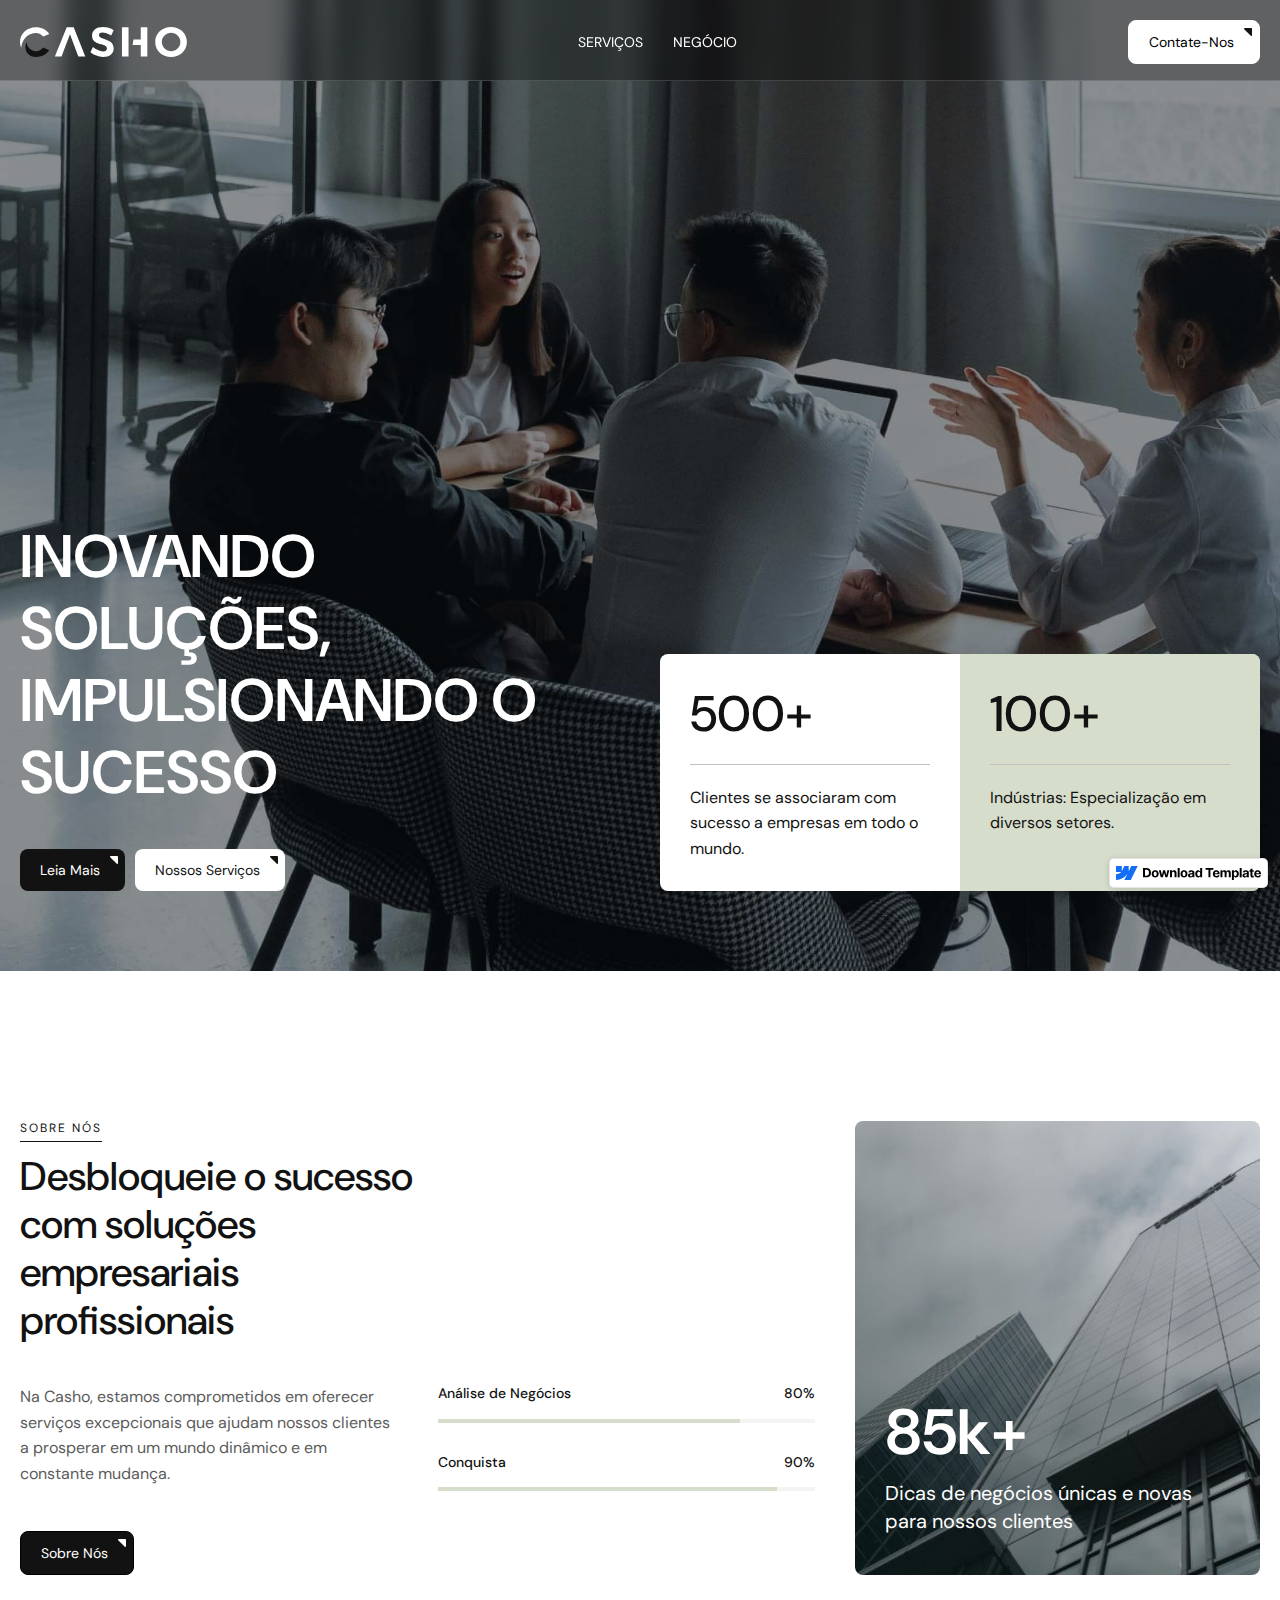
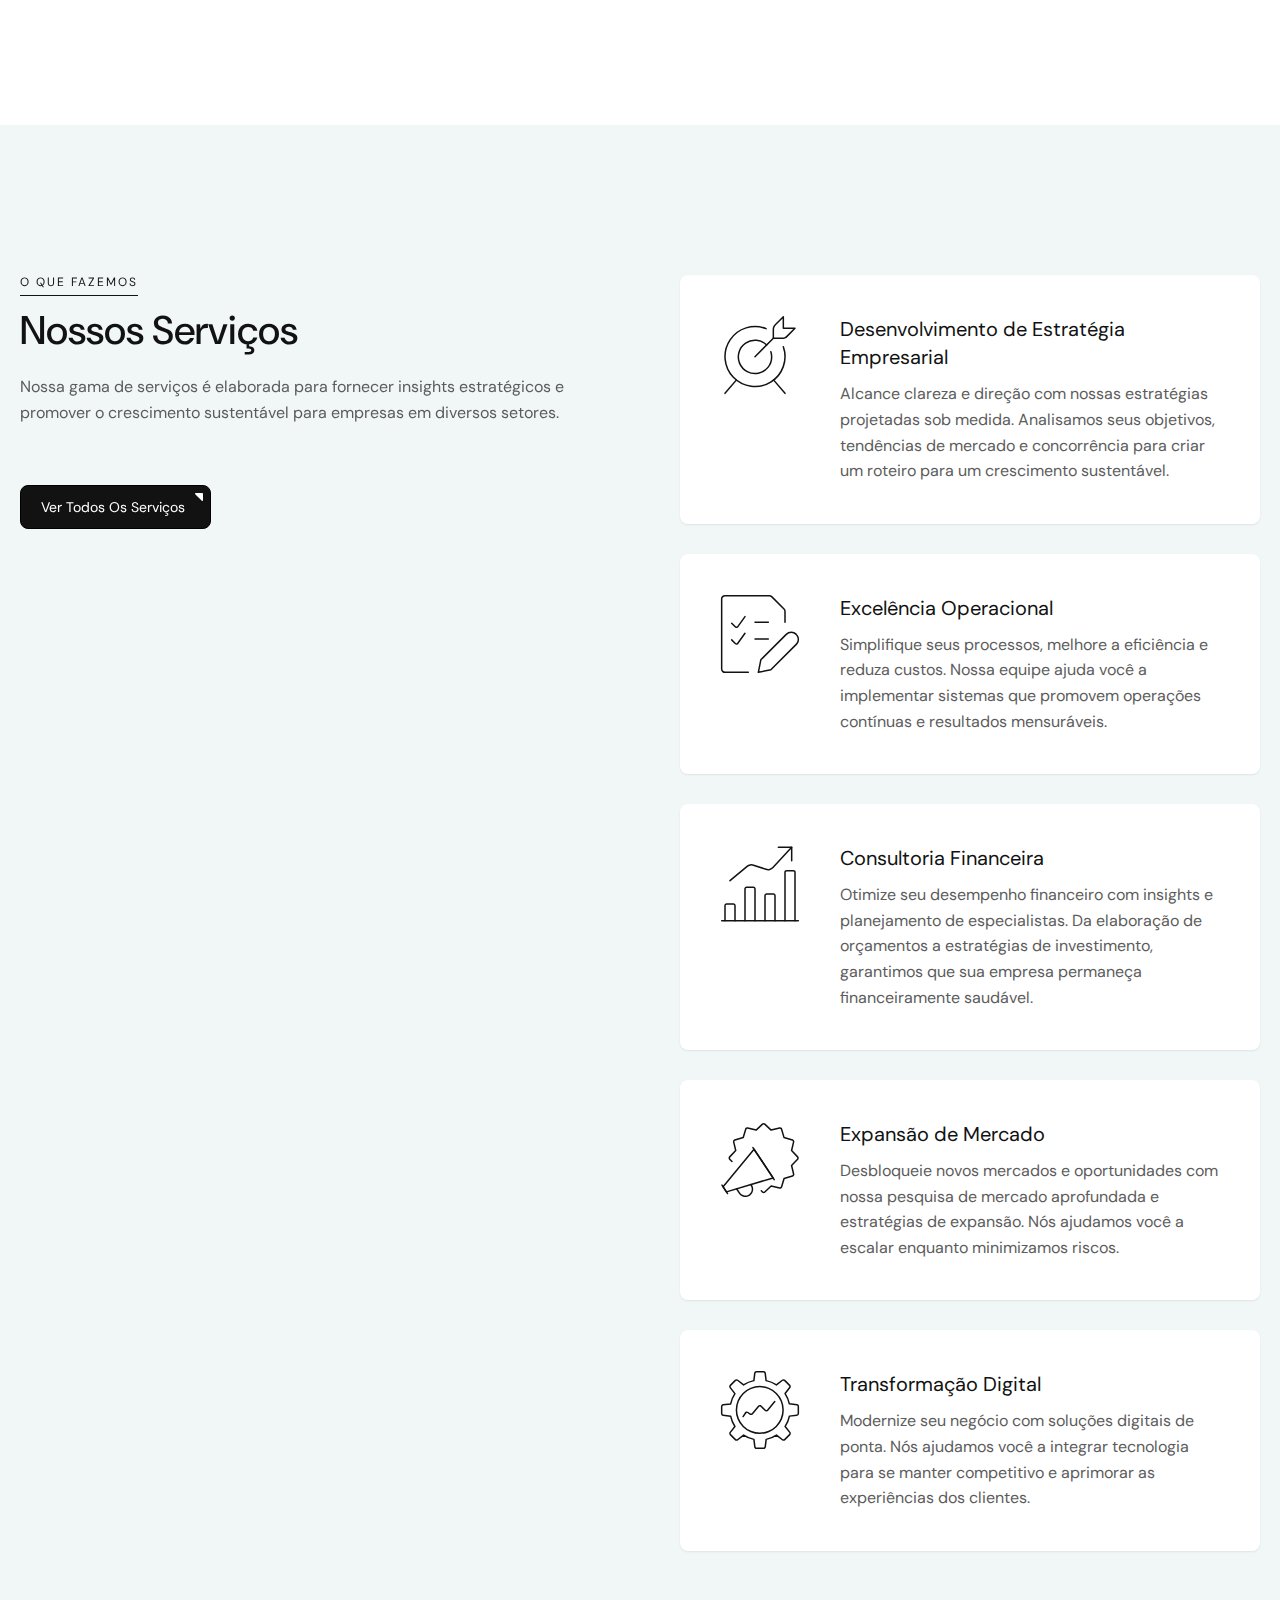
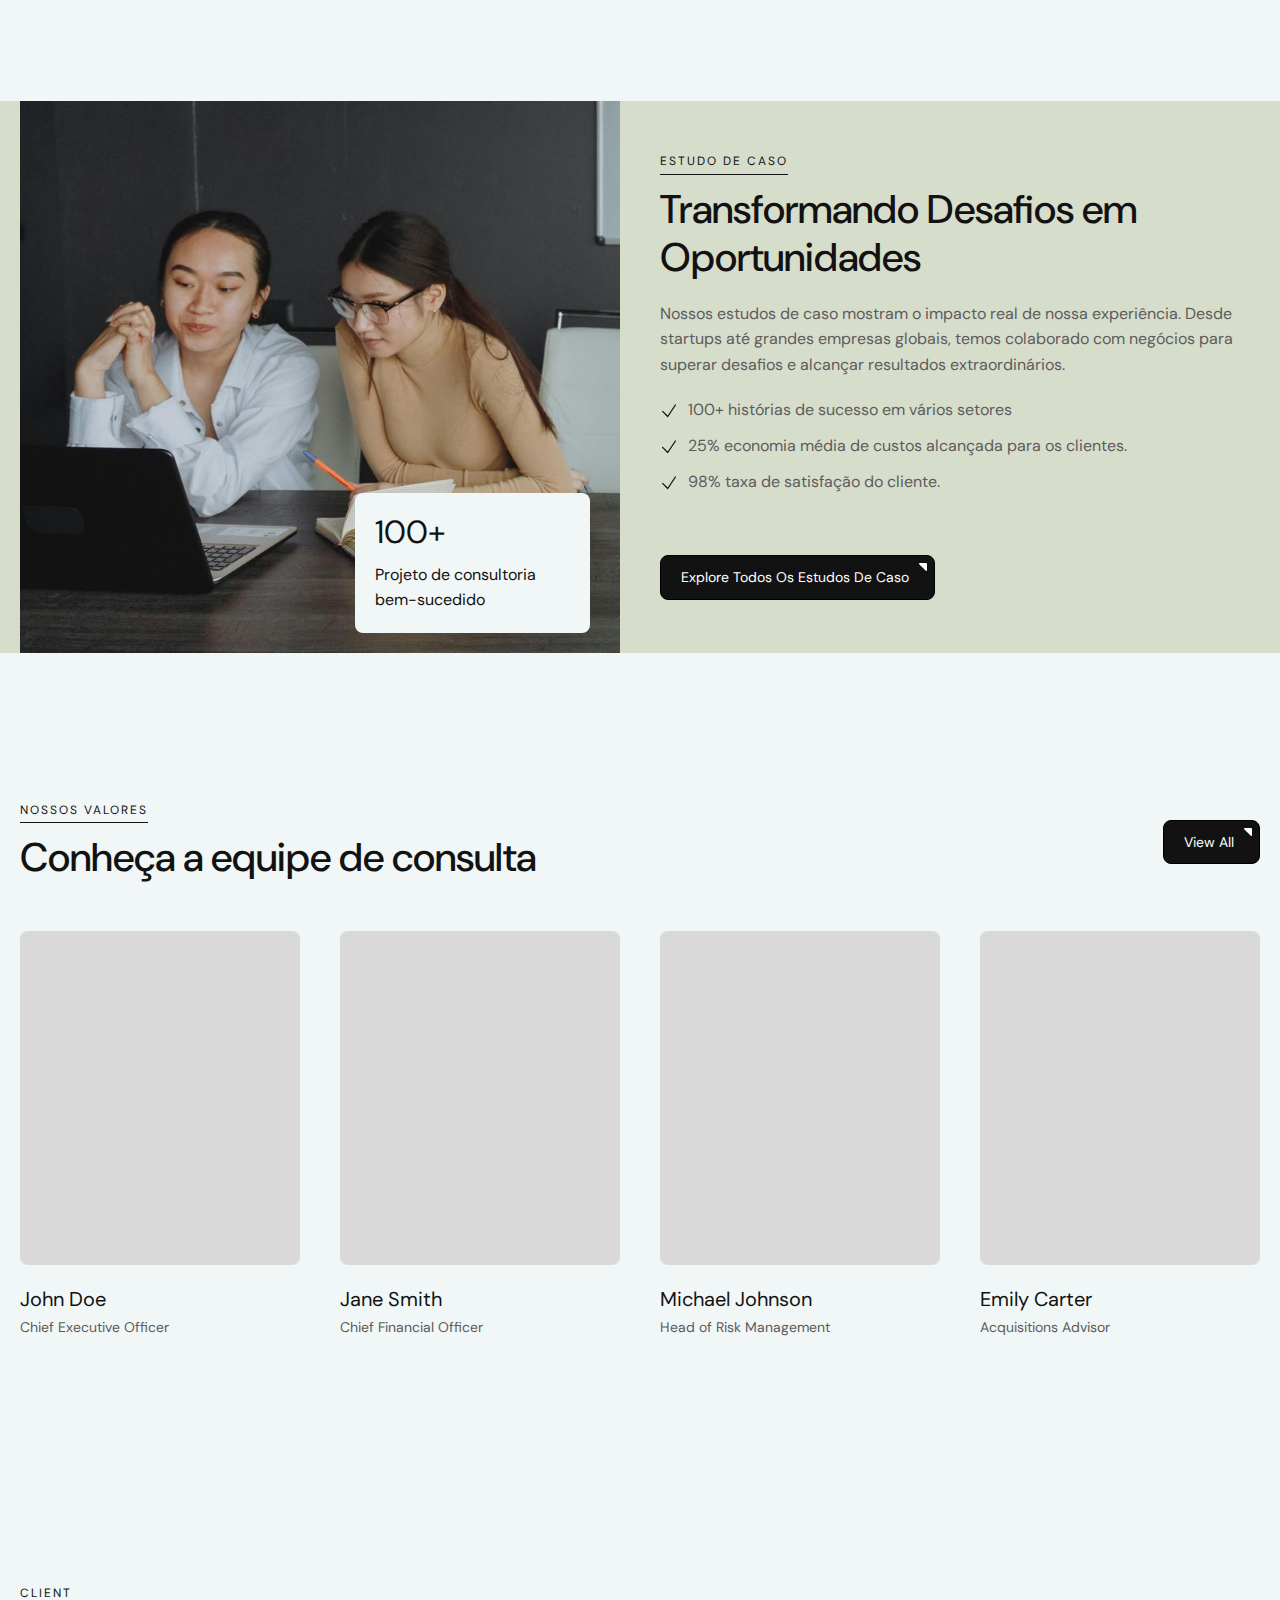
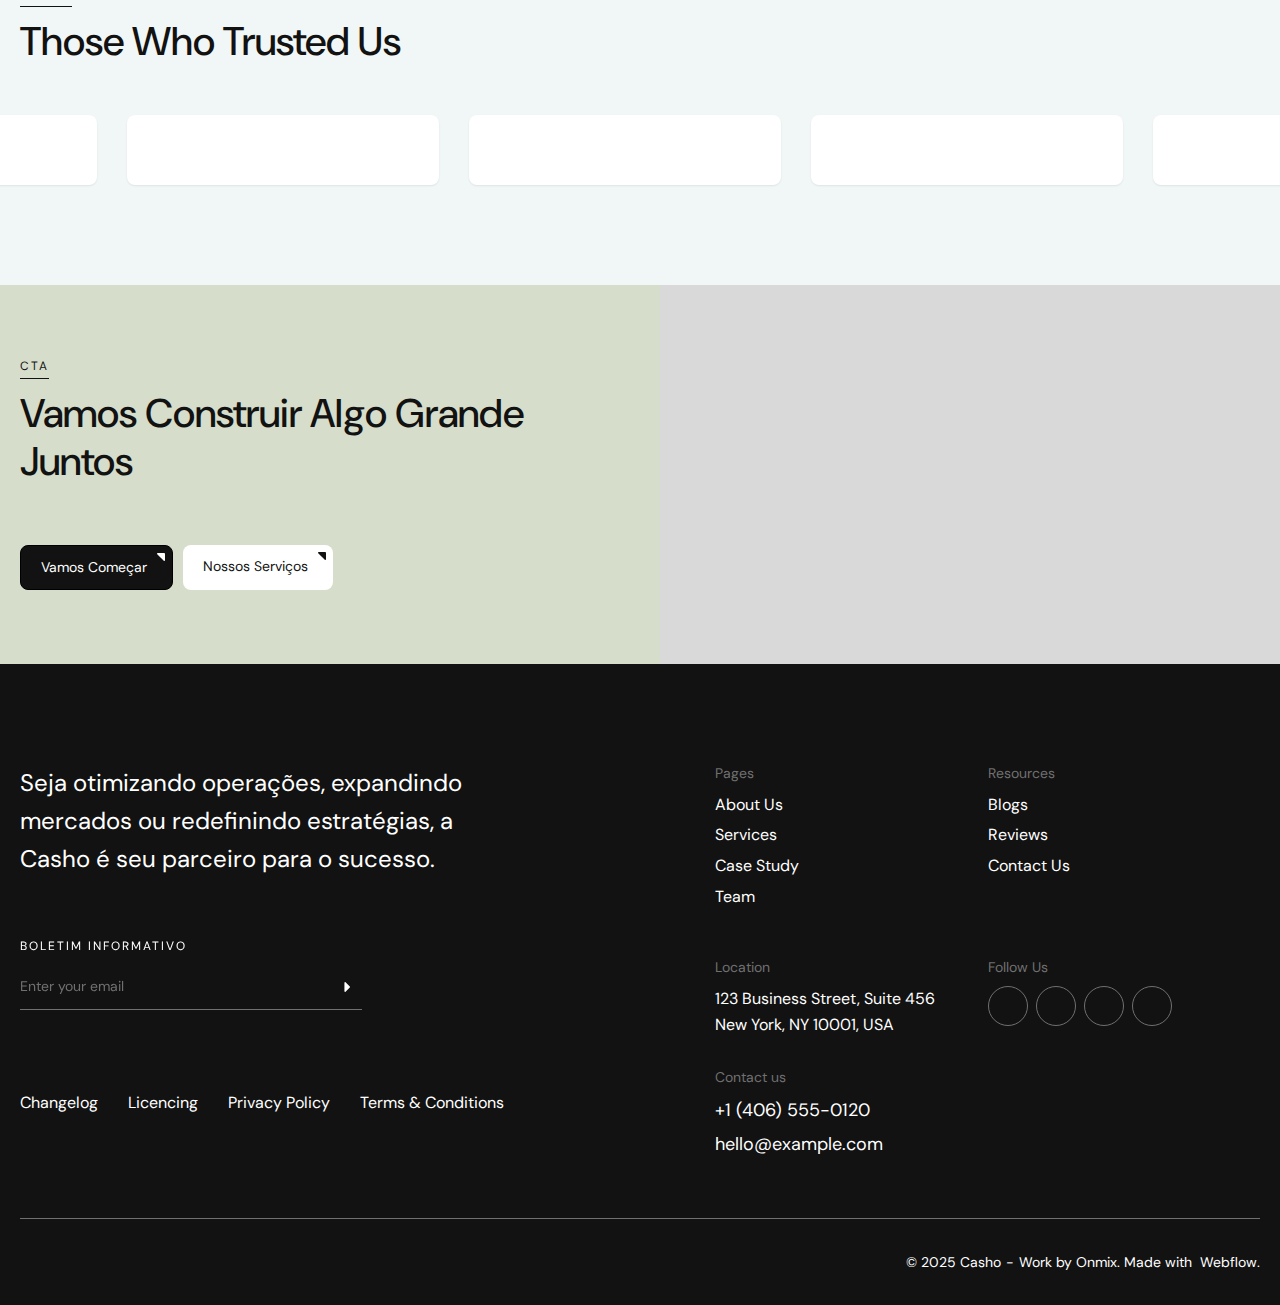
<file: index.html>
<!DOCTYPE html>
<!-- This site was created in Webflow. https://webflow.com --><!-- Last Published: Mon Feb 17 2025 13:12:51 GMT+0000 (Coordinated Universal Time) -->
<html
  data-wf-domain="casho-template.webflow.io"
  data-wf-page="67765ad592aee8ab80237f14"
  data-wf-site="67765ad592aee8ab80237e9b"
  lang="en"
  class="w-mod-js"
>
  <head>
    <meta charset="utf-8" />
    <title>Casho</title>
    <meta
      content="Discover top business consulting, financial advisors, and professional services to elevate your business. Partner with experts for financial success."
      name="description"
    />
    <meta content="Casho - Webflow HTML website template" property="og:title" />
    <meta
      content="Discover top business consulting, financial advisors, and professional services to elevate your business. Partner with experts for financial success."
      property="og:description"
    />
    <meta
      content="Casho - Webflow HTML website template"
      property="twitter:title"
    />
    <meta
      content="Discover top business consulting, financial advisors, and professional services to elevate your business. Partner with experts for financial success."
      property="twitter:description"
    />
    <meta
      content="https://cdn.prod.website-files.com/67765ad592aee8ab80237e9b/6780c06f208b595bd53e130f_og-image.jpg"
      property="twitter:image"
    />
    <meta property="og:type" content="website" />
    <meta content="summary_large_image" name="twitter:card" />
    <meta content="width=device-width, initial-scale=1" name="viewport" />
    <meta content="Webflow" name="generator" />
    <link
      href="css/casho-template.webflow.5fb8bfc98.css"
      rel="stylesheet"
      type="text/css"
    />
    <link href="https://fonts.googleapis.com" rel="preconnect" />
    <link
      href="https://fonts.gstatic.com"
      rel="preconnect"
      crossorigin="anonymous"
    />
    <script src="js/webfont.js" type="text/javascript"></script>
    <script type="text/javascript">
      WebFont.load({ google: { families: ["DM Sans:regular,500,600"] } });
    </script>
    <script type="text/javascript">
      !(function (o, c) {
        var n = c.documentElement,
          t = " w-mod-";
        (n.className += t + "js"),
          ("ontouchstart" in o ||
            (o.DocumentTouch && c instanceof DocumentTouch)) &&
            (n.className += t + "touch");
      })(window, document);
    </script>
    <link
      href="images/6780c00ac3cdbb06cc8252f2_favicon.svg"
      rel="shortcut icon"
      type="image/x-icon"
    />
    <link
      href="images/6780c00d5743ff60dce71e15_webclip.svg"
      rel="apple-touch-icon"
    />
  </head>
  <body>
    <div class="hero">
      <div data-wf--nav--variant="home" class="nav">
        <div
          data-animation="default"
          class="navbar w-variant-388ec9d6-4e1e-759a-c3c4-06c8935714dd w-nav"
          data-easing2="ease"
          data-easing="ease"
          data-collapse="medium"
          data-w-id="077c3f7c-bfd9-f6e2-8e19-fa5e7a2b9abb"
          role="banner"
          data-duration="400"
          data-doc-height="1"
        >
          <div class="container w-container">
            <div class="navbar-wrap">
              <a
                href="/"
                aria-current="page"
                class="brand w-nav-brand w--current"
                ><img
                  loading="lazy"
                  src="images/677678d3770bb723fada8431_black-main-logo.svg"
                  alt="Black Casho Logo"
                  class="brand-logo-black w-variant-388ec9d6-4e1e-759a-c3c4-06c8935714dd" /><img
                  loading="lazy"
                  src="images/67767a979f253af570e6c60b_white-main-logo.svg"
                  alt="Casho Logo"
                  class="brand-logo-white w-variant-388ec9d6-4e1e-759a-c3c4-06c8935714dd"
              /></a>
              <nav
                role="navigation"
                class="nav-menu w-variant-388ec9d6-4e1e-759a-c3c4-06c8935714dd w-nav-menu"
              >
                <div class="nav-menu-inner">
                  <a
                    data-w-id="c35997db-c06a-be2b-35e3-5d5d97e5a092"
                    href="/Projetos.html"
                    class="nav-link w-variant-388ec9d6-4e1e-759a-c3c4-06c8935714dd w-inline-block"
                    ><div class="nav-main">Serviços</div>
                    <div class="nav-hover">Serviços</div></a
                  >
                  <a
                    data-w-id="6d57cc23-3cc4-5a5b-97a2-fb99d993bf88"
                    href="/Negocio.html"
                    class="nav-link w-variant-388ec9d6-4e1e-759a-c3c4-06c8935714dd w-inline-block"
                    ><div class="nav-main">Negócio</div>
                    <div class="nav-hover">Negócio</div></a
                  >
                </div>
                <div class="nav-right">
                  <a
                    data-w-id="077c3f7c-bfd9-f6e2-8e19-fa5e7a2b9ad2"
                    href="/contact"
                    class="nav-button w-variant-388ec9d6-4e1e-759a-c3c4-06c8935714dd w-inline-block"
                    ><img
                      loading="lazy"
                      src="images/6777abdc984d56a7078e5803_primary-arrow-black.svg"
                      alt="Primary Black Arrow"
                      class="primary-icon"
                    />
                    <div>Contate-nos</div></a
                  >
                </div>
              </nav>
              <div class="nav-info">
                <div
                  data-w-id="fb4f7b6b-6ee2-cf59-5c8f-a170cbb2f9a7"
                  class="dot-menu tablet"
                >
                  <img
                    loading="lazy"
                    src="images/6780e268a376bd3c7b7a2568_dot-icon.svg"
                    alt="Dot Icon"
                    class="btn-dots w-variant-388ec9d6-4e1e-759a-c3c4-06c8935714dd"
                  />
                </div>
                <div class="menu-button w-nav-button">
                  <div
                    class="nav-top-line w-variant-388ec9d6-4e1e-759a-c3c4-06c8935714dd"
                  ></div>
                  <div
                    class="nav-middle-line w-variant-388ec9d6-4e1e-759a-c3c4-06c8935714dd"
                  ></div>
                  <div
                    class="nav-bottom-line w-variant-388ec9d6-4e1e-759a-c3c4-06c8935714dd"
                  ></div>
                </div>
              </div>
            </div>
          </div>
        </div>
        <div class="open-menu">
          <div
            data-w-id="da64ed9e-d349-36c7-dd66-c94e684dfc37"
            class="menu-left"
          ></div>
          <div class="menu-right">
            <div class="menu-contact">
              <div class="body-small">O Que Fazemos</div>
              <div class="w-dyn-list">
                <div role="list" class="what-we-do w-dyn-items">
                  <div role="listitem" class="w-dyn-item">
                    <a
                      href="/service/business-strategy-development"
                      class="service-link w-inline-block"
                      ><div class="body-large">
                        Desenvolvimento de Estratégia Empresarial
                      </div></a
                    >
                  </div>
                  <div role="listitem" class="w-dyn-item">
                    <a
                      href="/service/operational-excellence"
                      class="service-link w-inline-block"
                      ><div class="body-large">Excelência Operacional</div></a
                    >
                  </div>
                  <div role="listitem" class="w-dyn-item">
                    <a
                      href="/service/financial-advisory"
                      class="service-link w-inline-block"
                      ><div class="body-large">Consultoria Financeira</div></a
                    >
                  </div>
                  <div role="listitem" class="w-dyn-item">
                    <a
                      href="/service/market-expansion"
                      class="service-link w-inline-block"
                      ><div class="body-large">Expansão de Mercado</div></a
                    >
                  </div>
                  <div role="listitem" class="w-dyn-item">
                    <a
                      href="/service/digital-transformation"
                      class="service-link w-inline-block"
                      ><div class="body-large">Transformação Digital</div></a
                    >
                  </div>
                  <div role="listitem" class="w-dyn-item">
                    <a
                      href="/service/tax-planning"
                      class="service-link w-inline-block"
                      ><div class="body-large">Planejamento Tributário</div></a
                    >
                  </div>
                </div>
              </div>
            </div>
            <div class="menu-bottom">
              <div class="menu-contact">
                <div class="body-small">Location</div>
                <p class="color-primary">
                  123 Business Street, Suite 456<br />New York, NY 10001, USA
                </p>
              </div>
              <div class="menu-contact">
                <div class="body-small">Contate-nos</div>
                <div class="d-flex">
                  <a href="tel:+1(406)555-0120" class="contact-link"
                    >+55 (51) 5555-5555</a
                  ><a href="mailto:hello@example.com" class="contact-link"
                    >hello@example.com</a
                  >
                </div>
              </div>
              <div class="menu-contact">
                <div class="body-small">Localização</div>
                <div class="social-wrap">
                  <a
                    href="https://www.facebook.com/"
                    target="_blank"
                    class="menu-social w-inline-block"
                    ><img
                      src="images/6777d0fd0cbe73b4805a12be_ic-facebook.svg"
                      loading="lazy"
                      alt="Facebook Icon"
                      class="invert" /></a
                  ><a
                    href="https://www.instagram.com/"
                    target="_blank"
                    class="menu-social w-inline-block"
                    ><img
                      src="images/6777d0fd3dc656251761bcd0_ic-instagram.svg"
                      loading="lazy"
                      alt="Insta Icon"
                      class="invert" /></a
                  ><a
                    href="https://t.me/"
                    target="_blank"
                    class="menu-social w-inline-block"
                    ><img
                      src="images/6777d100e5ee16a5455ff850_ic-telegram.svg"
                      loading="lazy"
                      alt="Telegram Icon"
                      class="invert" /></a
                  ><a
                    href="https://web.whatsapp.com/"
                    target="_blank"
                    class="menu-social w-inline-block"
                    ><img
                      src="images/6777d0fdc9915b76acd90044_ic-whatsapp.svg"
                      loading="lazy"
                      alt="Whatsapp icon"
                      class="invert"
                  /></a>
                </div>
              </div>
            </div>
            <div
              data-w-id="f3aff880-316d-9ce6-905f-590bff8060ed"
              class="close-icon"
            >
              <img
                src="images/6780eb52d63870701e4f1886_icon-close.svg"
                loading="lazy"
                alt="icon Close"
              />
            </div>
          </div>
        </div>
      </div>
      <section class="hero-section">
        <div class="w-layout-blockcontainer container w-container">
          <div class="hero-wrap">
            <div
              data-w-id="3765e18c-1f57-4b26-803d-bd358bd7dd0c"
              class="hero-content"
            >
              <h1 class="hero-heading">
                Inovando Soluções, Impulsionando o Sucesso
              </h1>
              <div class="hero-btns">
                <a
                  data-wf--primary-button--variant="no-border"
                  data-w-id="324c0a13-550a-a3f5-bf46-683698d25bc4"
                  href="/about"
                  class="primary-button w-variant-92c17b19-ee94-0c42-94f4-ca9187bd3540 w-inline-block"
                  ><div>Leia Mais</div>
                  <img
                    src="images/6777601581a19c5b5fb0954b_primary-arrow.svg"
                    loading="lazy"
                    alt="Primary Icon "
                    class="primary-icon" /></a
                ><a
                  data-wf--secondary-button--variant="no-border"
                  data-w-id="b1559dab-0fc4-30c5-66cd-46cf3368d8c0"
                  href="/services"
                  class="secondary-button w-variant-284de1ae-ef75-d09d-4abc-21adabe288e1 w-inline-block"
                  ><div>Nossos Serviços</div>
                  <img
                    src="images/6777abdc984d56a7078e5803_primary-arrow-black.svg"
                    loading="lazy"
                    alt="Primary Black Arrow"
                    class="primary-icon"
                /></a>
              </div>
            </div>
            <div
              data-w-id="2ce65bd5-16d6-d610-b268-cccf33bef512"
              class="hero-cards"
            >
              <div class="hero-card">
                <h1 class="hero-count">500+</h1>
                <p>
                  Clientes se associaram com sucesso a empresas em todo o mundo.
                </p>
              </div>
              <div class="hero-card bg-light-green">
                <h1 class="hero-count">100+</h1>
                <p>Indústrias: Especialização em diversos setores.</p>
              </div>
            </div>
          </div>
        </div>
      </section>
    </div>
    <div class="page-wrap">
      <section class="section">
        <div class="w-layout-blockcontainer container w-container">
          <div class="about-wrap">
            <div class="about-content">
              <div
                data-w-id="ed9d5bde-d835-d904-a199-8cda5804cd24"
                class="title-section-wrap about"
              >
                <div class="subtitle"><div class="caption">Sobre Nós</div></div>
                <h2>
                  Desbloqueie o sucesso com soluções empresariais profissionais
                </h2>
              </div>
              <div class="about-inner">
                <p data-w-id="25d306bc-a795-6c64-8971-5ba4c5dc8071">
                  Na Casho, estamos comprometidos em oferecer serviços
                  excepcionais que ajudam nossos clientes a prosperar em um
                  mundo dinâmico e em constante mudança.
                </p>
                <div
                  data-w-id="0f6edf88-8231-4c36-14eb-f3f380cfeee1"
                  class="about-info"
                >
                  <div class="about-outer">
                    <div class="about-body">
                      <div>Análise de Negócios</div>
                      <div>80%</div>
                    </div>
                    <div class="border-line">
                      <div class="about-border _80-percentage"></div>
                    </div>
                  </div>
                  <div class="about-outer">
                    <div class="about-body">
                      <div>Conquista</div>
                      <div>90%</div>
                    </div>
                    <div class="border-line">
                      <div class="about-border _90-precentage"></div>
                    </div>
                  </div>
                </div>
              </div>
              <div data-w-id="6862f555-18a0-ebac-3b63-976109e5b76b">
                <a
                  data-wf--primary-button--variant="base"
                  data-w-id="324c0a13-550a-a3f5-bf46-683698d25bc4"
                  href="/about"
                  class="primary-button w-inline-block"
                  ><div>Sobre Nós</div>
                  <img
                    src="images/6777601581a19c5b5fb0954b_primary-arrow.svg"
                    loading="lazy"
                    alt="Primary Icon "
                    class="primary-icon"
                /></a>
              </div>
            </div>
            <div
              data-w-id="699a193e-ca82-99c4-d084-029a9854607c"
              class="about-img"
            >
              <img
                src="images/67809e50c855c90c2961641f_about-image.jpg"
                loading="lazy"
                sizes="(max-width: 479px) 92vw, (max-width: 767px) 95vw, (max-width: 991px) 46vw, 405px"
                srcset="
                  images/67809e50c855c90c2961641f_about-image-p-500.jpg 500w,
                  images/67809e50c855c90c2961641f_about-image-p-800.jpg 800w,
                  images/67809e50c855c90c2961641f_about-image.jpg       810w
                "
                alt="About Image"
                class="cover-image"
              />
              <div class="about-data">
                <div class="about-count">85k+</div>
                <h5 class="color-white">
                  Dicas de negócios únicas e novas para nossos clientes
                </h5>
              </div>
            </div>
          </div>
        </div>
      </section>
      <section class="section bg-light-blue">
        <div class="w-layout-blockcontainer container w-container">
          <div class="service-outer">
            <div class="fill-block">
              <div class="service-left">
                <div class="service-head">
                  <div
                    data-w-id="958b1123-7cf0-9cae-2031-2d045b8f8a4e"
                    class="section-title"
                  >
                    <div class="subtitle">
                      <div class="caption">O Que Fazemos</div>
                    </div>
                    <h2>Nossos Serviços</h2>
                  </div>
                  <p data-w-id="f8252c93-842a-381e-0e47-348f6046538e">
                    Nossa gama de serviços é elaborada para fornecer insights
                    estratégicos e promover o crescimento sustentável para
                    empresas em diversos setores.
                  </p>
                </div>
                <div data-w-id="3429e643-815b-f1e8-f28b-1ca600afefc0">
                  <a
                    data-wf--primary-button--variant="base"
                    data-w-id="324c0a13-550a-a3f5-bf46-683698d25bc4"
                    href="/services"
                    class="primary-button w-inline-block"
                    ><div>Ver Todos os Serviços</div>
                    <img
                      src="images/6777601581a19c5b5fb0954b_primary-arrow.svg"
                      loading="lazy"
                      alt="Primary Icon "
                      class="primary-icon"
                  /></a>
                </div>
              </div>
            </div>
            <div class="fill-block">
              <div
                data-w-id="013fb069-7cad-36d7-fa97-022e7257fb82"
                class="w-dyn-list"
              >
                <div role="list" class="service-list col-1 w-dyn-items">
                  <div role="listitem" class="w-dyn-item">
                    <a
                      href="/service/business-strategy-development"
                      class="service-card home w-inline-block"
                      ><img
                        src="images/677e673e6a9e02e31e9bea6d_service-icon-01.svg"
                        loading="lazy"
                        alt=""
                        class="service-icon"
                      />
                      <div class="service-content">
                        <h5>Desenvolvimento de Estratégia Empresarial</h5>
                        <p>
                          Alcance clareza e direção com nossas estratégias
                          projetadas sob medida. Analisamos seus objetivos,
                          tendências de mercado e concorrência para criar um
                          roteiro para um crescimento sustentável.
                        </p>
                      </div>
                      <div class="d-none">Serviço</div></a
                    >
                  </div>
                  <div role="listitem" class="w-dyn-item">
                    <a
                      href="/service/operational-excellence"
                      class="service-card home w-inline-block"
                      ><img
                        src="images/677e67442e54b5d00615d7d9_service-icon-02.svg"
                        loading="lazy"
                        alt=""
                        class="service-icon"
                      />
                      <div class="service-content">
                        <h5>Excelência Operacional</h5>
                        <p>
                          Simplifique seus processos, melhore a eficiência e
                          reduza custos. Nossa equipe ajuda você a implementar
                          sistemas que promovem operações contínuas e resultados
                          mensuráveis.
                        </p>
                      </div>
                      <div class="d-none">Service</div></a
                    >
                  </div>
                  <div role="listitem" class="w-dyn-item">
                    <a
                      href="/service/financial-advisory"
                      class="service-card home w-inline-block"
                      ><img
                        src="images/677e67898ffbaa5852b0796a_service-icon-03.svg"
                        loading="lazy"
                        alt=""
                        class="service-icon"
                      />
                      <div class="service-content">
                        <h5>Consultoria Financeira</h5>
                        <p>
                          Otimize seu desempenho financeiro com insights e
                          planejamento de especialistas. Da elaboração de
                          orçamentos a estratégias de investimento, garantimos
                          que sua empresa permaneça financeiramente saudável.
                        </p>
                      </div>
                      <div class="d-none">Service</div></a
                    >
                  </div>
                  <div role="listitem" class="w-dyn-item">
                    <a
                      href="/service/market-expansion"
                      class="service-card home w-inline-block"
                      ><img
                        src="images/677e67936e2560173ca4db83_service-icon-04.svg"
                        loading="lazy"
                        alt=""
                        class="service-icon"
                      />
                      <div class="service-content">
                        <h5>Expansão de Mercado</h5>
                        <p>
                          Desbloqueie novos mercados e oportunidades com nossa
                          pesquisa de mercado aprofundada e estratégias de
                          expansão. Nós ajudamos você a escalar enquanto
                          minimizamos riscos.
                        </p>
                      </div>
                      <div class="d-none">Serviço</div></a
                    >
                  </div>
                  <div role="listitem" class="w-dyn-item">
                    <a
                      href="/service/digital-transformation"
                      class="service-card home w-inline-block"
                      ><img
                        src="images/677e67995713dc0cccd7be5a_service-icon-05.svg"
                        loading="lazy"
                        alt=""
                        class="service-icon"
                      />
                      <div class="service-content">
                        <h5>Transformação Digital</h5>
                        <p>
                          Modernize seu negócio com soluções digitais de ponta.
                          Nós ajudamos você a integrar tecnologia para se manter
                          competitivo e aprimorar as experiências dos clientes.
                        </p>
                      </div>
                      <div class="d-none">Service</div></a
                    >
                  </div>
                </div>
              </div>
            </div>
          </div>
        </div>
      </section>
      <section class="bg-light-green">
        <div class="challenges-outer">
          <div class="fill-block">
            <div class="challenges-img">
              <img
                src="images/6780b29e367735661873f743_challange-image.jpg"
                loading="lazy"
                sizes="(max-width: 767px) 100vw, 47vw"
                srcset="
                  images/6780b29e367735661873f743_challange-image-p-500.jpg   500w,
                  images/6780b29e367735661873f743_challange-image-p-800.jpg   800w,
                  images/6780b29e367735661873f743_challange-image-p-1080.jpg 1080w,
                  images/6780b29e367735661873f743_challange-image.jpg        1400w
                "
                alt="Challenge Image"
                class="cover-image"
              />
              <div class="challengers-data">
                <h3>100+</h3>
                <p class="color-primary">Projeto de consultoria bem-sucedido</p>
              </div>
            </div>
          </div>
          <div class="fill-block">
            <div class="challenges-content">
              <div class="challenges-detail">
                <div
                  data-w-id="4d7d3db0-9b9a-9869-0805-130d374bdf14"
                  class="title-section-wrap"
                >
                  <div class="subtitle">
                    <div class="caption">Estudo de Caso</div>
                  </div>
                  <h2>Transformando Desafios em Oportunidades</h2>
                </div>
                <p data-w-id="713d06c2-f632-8a57-78b2-491f136d51b9">
                  Nossos estudos de caso mostram o impacto real de nossa
                  experiência. Desde startups até grandes empresas globais,
                  temos colaborado com negócios para superar desafios e alcançar
                  resultados extraordinários.
                </p>
                <div
                  data-w-id="546f3c44-a931-9b21-7b62-8959aa7c7ec4"
                  class="challenges-lists"
                >
                  <div class="challenges-list">
                    <img
                      src="images/677fb36770cfa52b6355da60_tick-icon.svg"
                      loading="lazy"
                      alt="Tick Icon"
                    />
                    <div>100+ histórias de sucesso em vários setores</div>
                  </div>
                  <div class="challenges-list">
                    <img
                      src="images/677fb36770cfa52b6355da60_tick-icon.svg"
                      loading="lazy"
                      alt="Tick Icon"
                    />
                    <div>
                      25% economia média de custos alcançada para os clientes.
                    </div>
                  </div>
                  <div class="challenges-list">
                    <img
                      src="images/677fb36770cfa52b6355da60_tick-icon.svg"
                      loading="lazy"
                      alt="Tick Icon"
                    />
                    <div>98% taxa de satisfação do cliente.</div>
                  </div>
                </div>
              </div>
              <div data-w-id="f090f8e0-7bd9-6817-5ebe-9de92a32d54f">
                <a
                  data-wf--primary-button--variant="base"
                  data-w-id="324c0a13-550a-a3f5-bf46-683698d25bc4"
                  href="/case-studies"
                  class="primary-button w-inline-block"
                  ><div>Explore Todos os Estudos de Caso</div>
                  <img
                    src="images/6777601581a19c5b5fb0954b_primary-arrow.svg"
                    loading="lazy"
                    alt="Primary Icon "
                    class="primary-icon"
                /></a>
              </div>
            </div>
          </div>
        </div>
      </section>
      <section class="section bg-light-blue">
        <div class="w-layout-blockcontainer container w-container">
          <div class="section-wrap">
            <div class="team-head">
              <div
                data-w-id="87aa902e-a120-963f-a608-17571d37db06"
                class="title-section-wrap"
              >
                <div class="subtitle">
                  <div class="caption">Nossos Valores</div>
                </div>
                <h2>Conheça a equipe de consulta</h2>
              </div>
              <div data-w-id="21afc9d1-e866-05c3-115c-35e08e4db754">
                <a
                  data-wf--primary-button--variant="base"
                  data-w-id="324c0a13-550a-a3f5-bf46-683698d25bc4"
                  href="/teams"
                  class="primary-button w-inline-block"
                  ><div>View All</div>
                  <img
                    src="images/6777601581a19c5b5fb0954b_primary-arrow.svg"
                    loading="lazy"
                    alt="Primary Icon "
                    class="primary-icon"
                /></a>
              </div>
            </div>
            <div
              data-w-id="87aa902e-a120-963f-a608-17571d37db0e"
              class="w-dyn-list"
            >
              <div role="list" class="teams-list w-dyn-items">
                <div role="listitem" class="w-dyn-item">
                  <a
                    data-w-id="87aa902e-a120-963f-a608-17571d37db11"
                    href="/teams/john-doe"
                    class="team-card w-inline-block"
                    ><div class="team-thumb">
                      <img
                        src="images/677e124aa5f7e9be2bb0cacc_team-thumb01.jpg"
                        loading="lazy"
                        alt=""
                        sizes="(max-width: 479px) 92vw, (max-width: 767px) 46vw, 22vw"
                        srcset="
                          images/677e124aa5f7e9be2bb0cacc_team-thumb01-p-500.jpg 500w,
                          images/677e124aa5f7e9be2bb0cacc_team-thumb01.jpg       588w
                        "
                        class="cover-image"
                      />
                    </div>
                    <div class="team-content">
                      <h5>John Doe</h5>
                      <div class="body-small">Chief Executive Officer</div>
                    </div></a
                  >
                </div>
                <div role="listitem" class="w-dyn-item">
                  <a
                    data-w-id="87aa902e-a120-963f-a608-17571d37db11"
                    href="/teams/jane-smith"
                    class="team-card w-inline-block"
                    ><div class="team-thumb">
                      <img
                        src="images/677e1251e8e380e2d7966e08_team-thumb02.jpg"
                        loading="lazy"
                        alt=""
                        sizes="(max-width: 479px) 92vw, (max-width: 767px) 46vw, 22vw"
                        srcset="
                          images/677e1251e8e380e2d7966e08_team-thumb02-p-500.jpg 500w,
                          images/677e1251e8e380e2d7966e08_team-thumb02.jpg       588w
                        "
                        class="cover-image"
                      />
                    </div>
                    <div class="team-content">
                      <h5>Jane Smith</h5>
                      <div class="body-small">Chief Financial Officer</div>
                    </div></a
                  >
                </div>
                <div role="listitem" class="w-dyn-item">
                  <a
                    data-w-id="87aa902e-a120-963f-a608-17571d37db11"
                    href="/teams/michael-johnson"
                    class="team-card w-inline-block"
                    ><div class="team-thumb">
                      <img
                        src="images/677e1257755c8057d24d4df6_team-thumb03.jpg"
                        loading="lazy"
                        alt=""
                        sizes="(max-width: 479px) 92vw, (max-width: 767px) 46vw, 22vw"
                        srcset="
                          images/677e1257755c8057d24d4df6_team-thumb03-p-500.jpg 500w,
                          images/677e1257755c8057d24d4df6_team-thumb03.jpg       588w
                        "
                        class="cover-image"
                      />
                    </div>
                    <div class="team-content">
                      <h5>Michael Johnson</h5>
                      <div class="body-small">Head of Risk Management</div>
                    </div></a
                  >
                </div>
                <div role="listitem" class="w-dyn-item">
                  <a
                    data-w-id="87aa902e-a120-963f-a608-17571d37db11"
                    href="/teams/emily-carter"
                    class="team-card w-inline-block"
                    ><div class="team-thumb">
                      <img
                        src="images/677e125d17fa0aaceff7fcb6_team-thumb04.jpg"
                        loading="lazy"
                        alt=""
                        sizes="(max-width: 479px) 92vw, (max-width: 767px) 46vw, 22vw"
                        srcset="
                          images/677e125d17fa0aaceff7fcb6_team-thumb04-p-500.jpg 500w,
                          images/677e125d17fa0aaceff7fcb6_team-thumb04.jpg       588w
                        "
                        class="cover-image"
                      />
                    </div>
                    <div class="team-content">
                      <h5>Emily Carter</h5>
                      <div class="body-small">Acquisitions Advisor</div>
                    </div></a
                  >
                </div>
              </div>
            </div>
          </div>
        </div>
      </section>

      <section
        data-w-id="ec7309ab-8469-517b-4a90-095b74756e77"
        class="small-section bg-light-blue"
      >
        <div class="w-layout-blockcontainer container w-container">
          <div class="section-wrap">
            <div
              data-w-id="ec7309ab-8469-517b-4a90-095b74756e7a"
              class="title-section-wrap"
            >
              <div class="subtitle"><div class="caption">Client</div></div>
              <h2>Those Who Trusted Us</h2>
            </div>
            <div
              data-w-id="ec7309ab-8469-517b-4a90-095b74756e80"
              class="scroll-outer"
            >
              <div
                data-w-id="0363abe9-fb10-fdf7-1c22-c5cb26a45889"
                class="scroller-wrap"
              >
                <div class="brand-block">
                  <img
                    src="images/677fba84f2ebea3ff2e008c9_logo-01.svg"
                    loading="lazy"
                    alt="Logo 01"
                  />
                </div>
                <div class="brand-block">
                  <img
                    src="images/677fba84cf140f70b2cc3e62_logo-02.svg"
                    loading="lazy"
                    alt="Logo 02"
                  />
                </div>
                <div class="brand-block">
                  <img
                    src="images/677fba84f8f858a838856d18_logo-03.svg"
                    loading="lazy"
                    alt="Logo 03"
                  />
                </div>
                <div class="brand-block">
                  <img
                    src="images/677fba84416bd14478853d73_logo-04.svg"
                    loading="lazy"
                    alt="Logo 04"
                  />
                </div>
                <div class="brand-block">
                  <img
                    src="images/677fba845883d61a620fed5e_logo-05.svg"
                    loading="lazy"
                    alt="Logo 04"
                  />
                </div>
              </div>
              <div
                data-w-id="35a2ab2d-2eef-d6e7-5bf0-fc68b2fdf55e"
                class="scroller-wrap"
              >
                <div class="brand-block">
                  <img
                    src="images/677fba84f2ebea3ff2e008c9_logo-01.svg"
                    loading="lazy"
                    alt="Logo 01"
                  />
                </div>
                <div class="brand-block">
                  <img
                    src="images/677fba84cf140f70b2cc3e62_logo-02.svg"
                    loading="lazy"
                    alt="Logo 02"
                  />
                </div>
                <div class="brand-block">
                  <img
                    src="images/677fba84f8f858a838856d18_logo-03.svg"
                    loading="lazy"
                    alt="Logo 03"
                  />
                </div>
                <div class="brand-block">
                  <img
                    src="images/677fba84416bd14478853d73_logo-04.svg"
                    loading="lazy"
                    alt="Logo 04"
                  />
                </div>
                <div class="brand-block">
                  <img
                    src="images/677fba845883d61a620fed5e_logo-05.svg"
                    loading="lazy"
                    alt="Logo 04"
                  />
                </div>
              </div>
              <div
                data-w-id="8481ae51-85b9-7015-19d1-7e9e0520ada6"
                class="scroller-wrap"
              >
                <div class="brand-block">
                  <img
                    src="images/677fba84f2ebea3ff2e008c9_logo-01.svg"
                    loading="lazy"
                    alt="Logo 01"
                  />
                </div>
                <div class="brand-block">
                  <img
                    src="images/677fba84cf140f70b2cc3e62_logo-02.svg"
                    loading="lazy"
                    alt="Logo 02"
                  />
                </div>
                <div class="brand-block">
                  <img
                    src="images/677fba84f8f858a838856d18_logo-03.svg"
                    loading="lazy"
                    alt="Logo 03"
                  />
                </div>
                <div class="brand-block">
                  <img
                    src="images/677fba84416bd14478853d73_logo-04.svg"
                    loading="lazy"
                    alt="Logo 04"
                  />
                </div>
                <div class="brand-block">
                  <img
                    src="images/677fba845883d61a620fed5e_logo-05.svg"
                    loading="lazy"
                    alt="Logo 04"
                  />
                </div>
              </div>
              <div
                data-w-id="b32807fc-50e2-2d64-9883-e19fb5d53a44"
                class="scroller-wrap"
              >
                <div class="brand-block">
                  <img
                    src="images/677fba84f2ebea3ff2e008c9_logo-01.svg"
                    loading="lazy"
                    alt="Logo 01"
                  />
                </div>
                <div class="brand-block">
                  <img
                    src="images/677fba84cf140f70b2cc3e62_logo-02.svg"
                    loading="lazy"
                    alt="Logo 02"
                  />
                </div>
                <div class="brand-block">
                  <img
                    src="images/677fba84f8f858a838856d18_logo-03.svg"
                    loading="lazy"
                    alt="Logo 03"
                  />
                </div>
                <div class="brand-block">
                  <img
                    src="images/677fba84416bd14478853d73_logo-04.svg"
                    loading="lazy"
                    alt="Logo 04"
                  />
                </div>
                <div class="brand-block">
                  <img
                    src="images/677fba845883d61a620fed5e_logo-05.svg"
                    loading="lazy"
                    alt="Logo 04"
                  />
                </div>
              </div>
              <div
                data-w-id="3a7a600f-5f58-1bd5-edbe-5d8831c9b9f1"
                class="scroller-wrap"
              >
                <div class="brand-block">
                  <img
                    src="images/677fba84f2ebea3ff2e008c9_logo-01.svg"
                    loading="lazy"
                    alt="Logo 01"
                  />
                </div>
                <div class="brand-block">
                  <img
                    src="images/677fba84cf140f70b2cc3e62_logo-02.svg"
                    loading="lazy"
                    alt="Logo 02"
                  />
                </div>
                <div class="brand-block">
                  <img
                    src="images/677fba84f8f858a838856d18_logo-03.svg"
                    loading="lazy"
                    alt="Logo 03"
                  />
                </div>
                <div class="brand-block">
                  <img
                    src="images/677fba84416bd14478853d73_logo-04.svg"
                    loading="lazy"
                    alt="Logo 04"
                  />
                </div>
                <div class="brand-block">
                  <img
                    src="images/677fba845883d61a620fed5e_logo-05.svg"
                    loading="lazy"
                    alt="Logo 04"
                  />
                </div>
              </div>
            </div>
          </div>
        </div>
      </section>

      <section class="cta-section">
        <div class="cta-wrap">
          <div class="fill-block">
            <div class="cta-content">
              <div class="cta-inner">
                <div
                  data-w-id="55348195-39d9-a455-df4c-074566683e00"
                  class="section-title"
                >
                  <div class="subtitle"><div class="caption">cta</div></div>
                  <h2>Vamos Construir Algo Grande Juntos</h2>
                </div>
                <div
                  data-w-id="55348195-39d9-a455-df4c-074566683e06"
                  class="cta-btns"
                >
                  <a
                    data-wf--primary-button--variant="base"
                    data-w-id="324c0a13-550a-a3f5-bf46-683698d25bc4"
                    href="/contact"
                    class="primary-button w-inline-block"
                    ><div>Vamos começar</div>
                    <img
                      src="images/6777601581a19c5b5fb0954b_primary-arrow.svg"
                      loading="lazy"
                      alt="Primary Icon "
                      class="primary-icon" /></a
                  ><a
                    data-wf--secondary-button--variant="no-border"
                    data-w-id="b1559dab-0fc4-30c5-66cd-46cf3368d8c0"
                    href="/services"
                    class="secondary-button w-variant-284de1ae-ef75-d09d-4abc-21adabe288e1 w-inline-block"
                    ><div>Nossos Serviços</div>
                    <img
                      src="images/6777abdc984d56a7078e5803_primary-arrow-black.svg"
                      loading="lazy"
                      alt="Primary Black Arrow"
                      class="primary-icon"
                  /></a>
                </div>
              </div>
            </div>
          </div>
          <div class="fill-block">
            <div class="cta-image">
              <img
                src="images/677e0a7b6776d67bb5ca3696_cta-image.jpg"
                loading="lazy"
                sizes="(max-width: 767px) 100vw, 49vw"
                srcset="
                  images/677e0a7b6776d67bb5ca3696_cta-image-p-500.jpg   500w,
                  images/677e0a7b6776d67bb5ca3696_cta-image-p-800.jpg   800w,
                  images/677e0a7b6776d67bb5ca3696_cta-image-p-1080.jpg 1080w,
                  images/677e0a7b6776d67bb5ca3696_cta-image.jpg        1400w
                "
                alt="Cta Image"
                class="cover-image"
              />
            </div>
          </div>
        </div>
      </section>
    </div>
    <section class="footer">
      <div class="w-layout-blockcontainer container w-container">
        <div class="footer-outer">
          <div class="footer-top">
            <div class="fill-block">
              <div class="footer-left">
                <div class="footer-left-top">
                  <h4 class="color-white">
                    Seja otimizando operações, expandindo mercados ou
                    redefinindo estratégias, a Casho é seu parceiro para o
                    sucesso.
                  </h4>
                  <div class="footer-newsletter w-form">
                    <form
                      id="email-form"
                      name="email-form"
                      data-name="Email Form"
                      method="get"
                      class="newsletter-form"
                      data-wf-page-id="67765ad592aee8ab80237f14"
                      data-wf-element-id="a7f03562-a269-f165-d56e-541f0b1f37ae"
                      data-turnstile-sitekey="0x4AAAAAAAQTptj2So4dx43e"
                    >
                      <div class="newsletter-inner">
                        <div class="caption">Boletim Informativo</div>
                        <input
                          class="newsletter-field w-input"
                          maxlength="256"
                          name="mail-address"
                          data-name="mail address"
                          placeholder="Enter your email"
                          type="email"
                          id="mail-address-2"
                          required=""
                        />
                      </div>
                      <input
                        type="submit"
                        data-wait=""
                        class="newsletter-submit w-button"
                        value=""
                      />
                    </form>
                    <div class="w-form-done">
                      <div>Obrigado! Sua submissão foi recebida!</div>
                    </div>
                    <div class="w-form-fail">
                      <div>Ops! Algo deu errado ao enviar o formulário.</div>
                    </div>
                  </div>
                </div>
                <div class="footer-links">
                  <a href="/template-info/changelog" class="footer-link"
                    >Changelog</a
                  ><a href="/template-info/licensing" class="footer-link"
                    >Licencing</a
                  ><a href="/privacy-policy" class="footer-link"
                    >Privacy Policy</a
                  ><a href="/terms-conditions" class="footer-link"
                    >Terms & Conditions</a
                  >
                </div>
              </div>
            </div>
            <div class="fill-block">
              <div class="footer-right">
                <div
                  id="w-node-a7f03562-a269-f165-d56e-541f0b1f37c5-0b1f37a4"
                  class="footer-inner"
                >
                  <div class="footer-head">Pages</div>
                  <a href="/about" class="footer-link">About Us</a
                  ><a href="/services" class="footer-link">Services</a
                  ><a href="/case-studies" class="footer-link">Case Study</a
                  ><a href="/teams" class="footer-link">Team</a>
                </div>
                <div
                  id="w-node-a7f03562-a269-f165-d56e-541f0b1f37d0-0b1f37a4"
                  class="footer-inner"
                >
                  <div class="footer-head">Resources</div>
                  <a href="/blogs" class="footer-link">Blogs</a
                  ><a href="/reviews" class="footer-link">Reviews</a
                  ><a href="/contact" class="footer-link">Contact Us</a>
                </div>
                <div
                  id="w-node-a7f03562-a269-f165-d56e-541f0b1f37db-0b1f37a4"
                  class="footer-inner"
                >
                  <div class="footer-head">Location</div>
                  <p class="footer-paragraph">
                    123 Business Street, Suite 456<br />New York, NY 10001, USA
                  </p>
                  <div class="footer-head">Contact us</div>
                  <a href="tel:+1(406)555-0120" class="bottom-link"
                    >+1 (406) 555-0120</a
                  ><a href="mailto:hello@example.com" class="bottom-link"
                    >hello@example.com</a
                  >
                </div>
                <div
                  id="w-node-a7f03562-a269-f165-d56e-541f0b1f37e8-0b1f37a4"
                  class="footer-inner"
                >
                  <div class="footer-head">Follow Us</div>
                  <div class="footer-social">
                    <a
                      href="http://www.facebook.com"
                      target="_blank"
                      class="social-footer w-inline-block"
                      ><img
                        src="images/6777d0fd0cbe73b4805a12be_ic-facebook.svg"
                        loading="lazy"
                        alt="Facebook Icon" /></a
                    ><a
                      href="https://www.instagram.com/"
                      target="_blank"
                      class="social-footer w-inline-block"
                      ><img
                        src="images/6777d0fd3dc656251761bcd0_ic-instagram.svg"
                        loading="lazy"
                        alt="Insta Icon" /></a
                    ><a
                      href="https://telegram.org/"
                      target="_blank"
                      class="social-footer w-inline-block"
                      ><img
                        src="images/6777d100e5ee16a5455ff850_ic-telegram.svg"
                        loading="lazy"
                        alt="Telegram Icon" /></a
                    ><a
                      href="https://web.whatsapp.com/"
                      target="_blank"
                      class="social-footer w-inline-block"
                      ><img
                        src="images/6777d0fdc9915b76acd90044_ic-whatsapp.svg"
                        loading="lazy"
                        alt="Whatsapp icon"
                    /></a>
                  </div>
                </div>
              </div>
            </div>
          </div>
          <div class="footer-bottom">
            <a href="/" aria-current="page" class="brand w-nav-brand w--current"
              ><img
                src="images/6777bd2c076832d6a371e4c9_footer-logo.svg"
                loading="lazy"
                alt="Footer Logo"
            /></a>
            <div class="footer-utility">
              <p>© 2025 Casho</p>
              <p>-</p>
              <p>
                Work by
                <a
                  href="https://www.onmix.design/"
                  target="_blank"
                  class="utility-link"
                  >Onmix</a
                >. Made with  <a
                  href="https://www.webflow.com/"
                  target="_blank"
                  class="utility-link"
                  >Webflow</a
                >.
              </p>
            </div>
          </div>
        </div>
      </div>
      <a
        href="https://webflow.com/templates/html/casho-website-template"
        target="_blank"
        class="download-template w-inline-block"
        ><img
          loading="lazy"
          src="images/67b3356c07b4c281582ae0ba_icon-webflow.svg"
          alt="Webflow" /><img
          loading="lazy"
          src="images/67b3356c07b4c281582ae0bb_text-download.svg"
          alt="Download template"
      /></a>
    </section>
  </body>
</html>
</file>
<file: css/casho-template.webflow.5fb8bfc98.css>
html {
  -webkit-text-size-adjust: 100%;
  -ms-text-size-adjust: 100%;
  font-family: sans-serif;
}

body {
  margin: 0;
}

article, aside, details, figcaption, figure, footer, header, hgroup, main, menu, nav, section, summary {
  display: block;
}

audio, canvas, progress, video {
  vertical-align: baseline;
  display: inline-block;
}

audio:not([controls]) {
  height: 0;
  display: none;
}

[hidden], template {
  display: none;
}

a {
  background-color: #0000;
}

a:active, a:hover {
  outline: 0;
}

abbr[title] {
  border-bottom: 1px dotted;
}

b, strong {
  font-weight: bold;
}

dfn {
  font-style: italic;
}

h1 {
  margin: .67em 0;
  font-size: 2em;
}

mark {
  color: #000;
  background: #ff0;
}

small {
  font-size: 80%;
}

sub, sup {
  vertical-align: baseline;
  font-size: 75%;
  line-height: 0;
  position: relative;
}

sup {
  top: -.5em;
}

sub {
  bottom: -.25em;
}

img {
  border: 0;
}

svg:not(:root) {
  overflow: hidden;
}

hr {
  box-sizing: content-box;
  height: 0;
}

pre {
  overflow: auto;
}

code, kbd, pre, samp {
  font-family: monospace;
  font-size: 1em;
}

button, input, optgroup, select, textarea {
  color: inherit;
  font: inherit;
  margin: 0;
}

button {
  overflow: visible;
}

button, select {
  text-transform: none;
}

button, html input[type="button"], input[type="reset"] {
  -webkit-appearance: button;
  cursor: pointer;
}

button[disabled], html input[disabled] {
  cursor: default;
}

button::-moz-focus-inner, input::-moz-focus-inner {
  border: 0;
  padding: 0;
}

input {
  line-height: normal;
}

input[type="checkbox"], input[type="radio"] {
  box-sizing: border-box;
  padding: 0;
}

input[type="number"]::-webkit-inner-spin-button, input[type="number"]::-webkit-outer-spin-button {
  height: auto;
}

input[type="search"] {
  -webkit-appearance: none;
}

input[type="search"]::-webkit-search-cancel-button, input[type="search"]::-webkit-search-decoration {
  -webkit-appearance: none;
}

legend {
  border: 0;
  padding: 0;
}

textarea {
  overflow: auto;
}

optgroup {
  font-weight: bold;
}

table {
  border-collapse: collapse;
  border-spacing: 0;
}

td, th {
  padding: 0;
}

@font-face {
  font-family: webflow-icons;
  src: url("[data-uri]") format("truetype");
  font-weight: normal;
  font-style: normal;
}

[class^="w-icon-"], [class*=" w-icon-"] {
  speak: none;
  font-variant: normal;
  text-transform: none;
  -webkit-font-smoothing: antialiased;
  -moz-osx-font-smoothing: grayscale;
  font-style: normal;
  font-weight: normal;
  line-height: 1;
  font-family: webflow-icons !important;
}

.w-icon-slider-right:before {
  content: "";
}

.w-icon-slider-left:before {
  content: "";
}

.w-icon-nav-menu:before {
  content: "";
}

.w-icon-arrow-down:before, .w-icon-dropdown-toggle:before {
  content: "";
}

.w-icon-file-upload-remove:before {
  content: "";
}

.w-icon-file-upload-icon:before {
  content: "";
}

* {
  box-sizing: border-box;
}

html {
  height: 100%;
}

body {
  color: #333;
  background-color: #fff;
  min-height: 100%;
  margin: 0;
  font-family: Arial, sans-serif;
  font-size: 14px;
  line-height: 20px;
}

img {
  vertical-align: middle;
  max-width: 100%;
  display: inline-block;
}

html.w-mod-touch * {
  background-attachment: scroll !important;
}

.w-block {
  display: block;
}

.w-inline-block {
  max-width: 100%;
  display: inline-block;
}

.w-clearfix:before, .w-clearfix:after {
  content: " ";
  grid-area: 1 / 1 / 2 / 2;
  display: table;
}

.w-clearfix:after {
  clear: both;
}

.w-hidden {
  display: none;
}

.w-button {
  color: #fff;
  line-height: inherit;
  cursor: pointer;
  background-color: #3898ec;
  border: 0;
  border-radius: 0;
  padding: 9px 15px;
  text-decoration: none;
  display: inline-block;
}

input.w-button {
  -webkit-appearance: button;
}

html[data-w-dynpage] [data-w-cloak] {
  color: #0000 !important;
}

.w-code-block {
  margin: unset;
}

pre.w-code-block code {
  all: inherit;
}

.w-optimization {
  display: contents;
}

.w-webflow-badge, .w-webflow-badge > img {
  box-sizing: unset;
  width: unset;
  height: unset;
  max-height: unset;
  max-width: unset;
  min-height: unset;
  min-width: unset;
  margin: unset;
  padding: unset;
  float: unset;
  clear: unset;
  border: unset;
  border-radius: unset;
  background: unset;
  background-image: unset;
  background-position: unset;
  background-size: unset;
  background-repeat: unset;
  background-origin: unset;
  background-clip: unset;
  background-attachment: unset;
  background-color: unset;
  box-shadow: unset;
  transform: unset;
  direction: unset;
  font-family: unset;
  font-weight: unset;
  color: unset;
  font-size: unset;
  line-height: unset;
  font-style: unset;
  font-variant: unset;
  text-align: unset;
  letter-spacing: unset;
  -webkit-text-decoration: unset;
  text-decoration: unset;
  text-indent: unset;
  text-transform: unset;
  list-style-type: unset;
  text-shadow: unset;
  vertical-align: unset;
  cursor: unset;
  white-space: unset;
  word-break: unset;
  word-spacing: unset;
  word-wrap: unset;
  transition: unset;
}

.w-webflow-badge {
  white-space: nowrap;
  cursor: pointer;
  box-shadow: 0 0 0 1px #0000001a, 0 1px 3px #0000001a;
  visibility: visible !important;
  opacity: 1 !important;
  z-index: 2147483647 !important;
  color: #aaadb0 !important;
  overflow: unset !important;
  background-color: #fff !important;
  border-radius: 3px !important;
  width: auto !important;
  height: auto !important;
  margin: 0 !important;
  padding: 6px !important;
  font-size: 12px !important;
  line-height: 14px !important;
  text-decoration: none !important;
  display: inline-block !important;
  position: fixed !important;
  inset: auto 12px 12px auto !important;
  transform: none !important;
}

.w-webflow-badge > img {
  position: unset;
  visibility: unset !important;
  opacity: 1 !important;
  vertical-align: middle !important;
  display: inline-block !important;
}

h1, h2, h3, h4, h5, h6 {
  margin-bottom: 10px;
  font-weight: bold;
}

h1 {
  margin-top: 20px;
  font-size: 38px;
  line-height: 44px;
}

h2 {
  margin-top: 20px;
  font-size: 32px;
  line-height: 36px;
}

h3 {
  margin-top: 20px;
  font-size: 24px;
  line-height: 30px;
}

h4 {
  margin-top: 10px;
  font-size: 18px;
  line-height: 24px;
}

h5 {
  margin-top: 10px;
  font-size: 14px;
  line-height: 20px;
}

h6 {
  margin-top: 10px;
  font-size: 12px;
  line-height: 18px;
}

p {
  margin-top: 0;
  margin-bottom: 10px;
}

blockquote {
  border-left: 5px solid #e2e2e2;
  margin: 0 0 10px;
  padding: 10px 20px;
  font-size: 18px;
  line-height: 22px;
}

figure {
  margin: 0 0 10px;
}

figcaption {
  text-align: center;
  margin-top: 5px;
}

ul, ol {
  margin-top: 0;
  margin-bottom: 10px;
  padding-left: 40px;
}

.w-list-unstyled {
  padding-left: 0;
  list-style: none;
}

.w-embed:before, .w-embed:after {
  content: " ";
  grid-area: 1 / 1 / 2 / 2;
  display: table;
}

.w-embed:after {
  clear: both;
}

.w-video {
  width: 100%;
  padding: 0;
  position: relative;
}

.w-video iframe, .w-video object, .w-video embed {
  border: none;
  width: 100%;
  height: 100%;
  position: absolute;
  top: 0;
  left: 0;
}

fieldset {
  border: 0;
  margin: 0;
  padding: 0;
}

button, [type="button"], [type="reset"] {
  cursor: pointer;
  -webkit-appearance: button;
  border: 0;
}

.w-form {
  margin: 0 0 15px;
}

.w-form-done {
  text-align: center;
  background-color: #ddd;
  padding: 20px;
  display: none;
}

.w-form-fail {
  background-color: #ffdede;
  margin-top: 10px;
  padding: 10px;
  display: none;
}

label {
  margin-bottom: 5px;
  font-weight: bold;
  display: block;
}

.w-input, .w-select {
  color: #333;
  vertical-align: middle;
  background-color: #fff;
  border: 1px solid #ccc;
  width: 100%;
  height: 38px;
  margin-bottom: 10px;
  padding: 8px 12px;
  font-size: 14px;
  line-height: 1.42857;
  display: block;
}

.w-input::placeholder, .w-select::placeholder {
  color: #999;
}

.w-input:focus, .w-select:focus {
  border-color: #3898ec;
  outline: 0;
}

.w-input[disabled], .w-select[disabled], .w-input[readonly], .w-select[readonly], fieldset[disabled] .w-input, fieldset[disabled] .w-select {
  cursor: not-allowed;
}

.w-input[disabled]:not(.w-input-disabled), .w-select[disabled]:not(.w-input-disabled), .w-input[readonly], .w-select[readonly], fieldset[disabled]:not(.w-input-disabled) .w-input, fieldset[disabled]:not(.w-input-disabled) .w-select {
  background-color: #eee;
}

textarea.w-input, textarea.w-select {
  height: auto;
}

.w-select {
  background-color: #f3f3f3;
}

.w-select[multiple] {
  height: auto;
}

.w-form-label {
  cursor: pointer;
  margin-bottom: 0;
  font-weight: normal;
  display: inline-block;
}

.w-radio {
  margin-bottom: 5px;
  padding-left: 20px;
  display: block;
}

.w-radio:before, .w-radio:after {
  content: " ";
  grid-area: 1 / 1 / 2 / 2;
  display: table;
}

.w-radio:after {
  clear: both;
}

.w-radio-input {
  float: left;
  margin: 3px 0 0 -20px;
  line-height: normal;
}

.w-file-upload {
  margin-bottom: 10px;
  display: block;
}

.w-file-upload-input {
  opacity: 0;
  z-index: -100;
  width: .1px;
  height: .1px;
  position: absolute;
  overflow: hidden;
}

.w-file-upload-default, .w-file-upload-uploading, .w-file-upload-success {
  color: #333;
  display: inline-block;
}

.w-file-upload-error {
  margin-top: 10px;
  display: block;
}

.w-file-upload-default.w-hidden, .w-file-upload-uploading.w-hidden, .w-file-upload-error.w-hidden, .w-file-upload-success.w-hidden {
  display: none;
}

.w-file-upload-uploading-btn {
  cursor: pointer;
  background-color: #fafafa;
  border: 1px solid #ccc;
  margin: 0;
  padding: 8px 12px;
  font-size: 14px;
  font-weight: normal;
  display: flex;
}

.w-file-upload-file {
  background-color: #fafafa;
  border: 1px solid #ccc;
  flex-grow: 1;
  justify-content: space-between;
  margin: 0;
  padding: 8px 9px 8px 11px;
  display: flex;
}

.w-file-upload-file-name {
  font-size: 14px;
  font-weight: normal;
  display: block;
}

.w-file-remove-link {
  cursor: pointer;
  width: auto;
  height: auto;
  margin-top: 3px;
  margin-left: 10px;
  padding: 3px;
  display: block;
}

.w-icon-file-upload-remove {
  margin: auto;
  font-size: 10px;
}

.w-file-upload-error-msg {
  color: #ea384c;
  padding: 2px 0;
  display: inline-block;
}

.w-file-upload-info {
  padding: 0 12px;
  line-height: 38px;
  display: inline-block;
}

.w-file-upload-label {
  cursor: pointer;
  background-color: #fafafa;
  border: 1px solid #ccc;
  margin: 0;
  padding: 8px 12px;
  font-size: 14px;
  font-weight: normal;
  display: inline-block;
}

.w-icon-file-upload-icon, .w-icon-file-upload-uploading {
  width: 20px;
  margin-right: 8px;
  display: inline-block;
}

.w-icon-file-upload-uploading {
  height: 20px;
}

.w-container {
  max-width: 940px;
  margin-left: auto;
  margin-right: auto;
}

.w-container:before, .w-container:after {
  content: " ";
  grid-area: 1 / 1 / 2 / 2;
  display: table;
}

.w-container:after {
  clear: both;
}

.w-container .w-row {
  margin-left: -10px;
  margin-right: -10px;
}

.w-row:before, .w-row:after {
  content: " ";
  grid-area: 1 / 1 / 2 / 2;
  display: table;
}

.w-row:after {
  clear: both;
}

.w-row .w-row {
  margin-left: 0;
  margin-right: 0;
}

.w-col {
  float: left;
  width: 100%;
  min-height: 1px;
  padding-left: 10px;
  padding-right: 10px;
  position: relative;
}

.w-col .w-col {
  padding-left: 0;
  padding-right: 0;
}

.w-col-1 {
  width: 8.33333%;
}

.w-col-2 {
  width: 16.6667%;
}

.w-col-3 {
  width: 25%;
}

.w-col-4 {
  width: 33.3333%;
}

.w-col-5 {
  width: 41.6667%;
}

.w-col-6 {
  width: 50%;
}

.w-col-7 {
  width: 58.3333%;
}

.w-col-8 {
  width: 66.6667%;
}

.w-col-9 {
  width: 75%;
}

.w-col-10 {
  width: 83.3333%;
}

.w-col-11 {
  width: 91.6667%;
}

.w-col-12 {
  width: 100%;
}

.w-hidden-main {
  display: none !important;
}

@media screen and (max-width: 991px) {
  .w-container {
    max-width: 728px;
  }

  .w-hidden-main {
    display: inherit !important;
  }

  .w-hidden-medium {
    display: none !important;
  }

  .w-col-medium-1 {
    width: 8.33333%;
  }

  .w-col-medium-2 {
    width: 16.6667%;
  }

  .w-col-medium-3 {
    width: 25%;
  }

  .w-col-medium-4 {
    width: 33.3333%;
  }

  .w-col-medium-5 {
    width: 41.6667%;
  }

  .w-col-medium-6 {
    width: 50%;
  }

  .w-col-medium-7 {
    width: 58.3333%;
  }

  .w-col-medium-8 {
    width: 66.6667%;
  }

  .w-col-medium-9 {
    width: 75%;
  }

  .w-col-medium-10 {
    width: 83.3333%;
  }

  .w-col-medium-11 {
    width: 91.6667%;
  }

  .w-col-medium-12 {
    width: 100%;
  }

  .w-col-stack {
    width: 100%;
    left: auto;
    right: auto;
  }
}

@media screen and (max-width: 767px) {
  .w-hidden-main, .w-hidden-medium {
    display: inherit !important;
  }

  .w-hidden-small {
    display: none !important;
  }

  .w-row, .w-container .w-row {
    margin-left: 0;
    margin-right: 0;
  }

  .w-col {
    width: 100%;
    left: auto;
    right: auto;
  }

  .w-col-small-1 {
    width: 8.33333%;
  }

  .w-col-small-2 {
    width: 16.6667%;
  }

  .w-col-small-3 {
    width: 25%;
  }

  .w-col-small-4 {
    width: 33.3333%;
  }

  .w-col-small-5 {
    width: 41.6667%;
  }

  .w-col-small-6 {
    width: 50%;
  }

  .w-col-small-7 {
    width: 58.3333%;
  }

  .w-col-small-8 {
    width: 66.6667%;
  }

  .w-col-small-9 {
    width: 75%;
  }

  .w-col-small-10 {
    width: 83.3333%;
  }

  .w-col-small-11 {
    width: 91.6667%;
  }

  .w-col-small-12 {
    width: 100%;
  }
}

@media screen and (max-width: 479px) {
  .w-container {
    max-width: none;
  }

  .w-hidden-main, .w-hidden-medium, .w-hidden-small {
    display: inherit !important;
  }

  .w-hidden-tiny {
    display: none !important;
  }

  .w-col {
    width: 100%;
  }

  .w-col-tiny-1 {
    width: 8.33333%;
  }

  .w-col-tiny-2 {
    width: 16.6667%;
  }

  .w-col-tiny-3 {
    width: 25%;
  }

  .w-col-tiny-4 {
    width: 33.3333%;
  }

  .w-col-tiny-5 {
    width: 41.6667%;
  }

  .w-col-tiny-6 {
    width: 50%;
  }

  .w-col-tiny-7 {
    width: 58.3333%;
  }

  .w-col-tiny-8 {
    width: 66.6667%;
  }

  .w-col-tiny-9 {
    width: 75%;
  }

  .w-col-tiny-10 {
    width: 83.3333%;
  }

  .w-col-tiny-11 {
    width: 91.6667%;
  }

  .w-col-tiny-12 {
    width: 100%;
  }
}

.w-widget {
  position: relative;
}

.w-widget-map {
  width: 100%;
  height: 400px;
}

.w-widget-map label {
  width: auto;
  display: inline;
}

.w-widget-map img {
  max-width: inherit;
}

.w-widget-map .gm-style-iw {
  text-align: center;
}

.w-widget-map .gm-style-iw > button {
  display: none !important;
}

.w-widget-twitter {
  overflow: hidden;
}

.w-widget-twitter-count-shim {
  vertical-align: top;
  text-align: center;
  background: #fff;
  border: 1px solid #758696;
  border-radius: 3px;
  width: 28px;
  height: 20px;
  display: inline-block;
  position: relative;
}

.w-widget-twitter-count-shim * {
  pointer-events: none;
  -webkit-user-select: none;
  user-select: none;
}

.w-widget-twitter-count-shim .w-widget-twitter-count-inner {
  text-align: center;
  color: #999;
  font-family: serif;
  font-size: 15px;
  line-height: 12px;
  position: relative;
}

.w-widget-twitter-count-shim .w-widget-twitter-count-clear {
  display: block;
  position: relative;
}

.w-widget-twitter-count-shim.w--large {
  width: 36px;
  height: 28px;
}

.w-widget-twitter-count-shim.w--large .w-widget-twitter-count-inner {
  font-size: 18px;
  line-height: 18px;
}

.w-widget-twitter-count-shim:not(.w--vertical) {
  margin-left: 5px;
  margin-right: 8px;
}

.w-widget-twitter-count-shim:not(.w--vertical).w--large {
  margin-left: 6px;
}

.w-widget-twitter-count-shim:not(.w--vertical):before, .w-widget-twitter-count-shim:not(.w--vertical):after {
  content: " ";
  pointer-events: none;
  border: solid #0000;
  width: 0;
  height: 0;
  position: absolute;
  top: 50%;
  left: 0;
}

.w-widget-twitter-count-shim:not(.w--vertical):before {
  border-width: 4px;
  border-color: #75869600 #5d6c7b #75869600 #75869600;
  margin-top: -4px;
  margin-left: -9px;
}

.w-widget-twitter-count-shim:not(.w--vertical).w--large:before {
  border-width: 5px;
  margin-top: -5px;
  margin-left: -10px;
}

.w-widget-twitter-count-shim:not(.w--vertical):after {
  border-width: 4px;
  border-color: #fff0 #fff #fff0 #fff0;
  margin-top: -4px;
  margin-left: -8px;
}

.w-widget-twitter-count-shim:not(.w--vertical).w--large:after {
  border-width: 5px;
  margin-top: -5px;
  margin-left: -9px;
}

.w-widget-twitter-count-shim.w--vertical {
  width: 61px;
  height: 33px;
  margin-bottom: 8px;
}

.w-widget-twitter-count-shim.w--vertical:before, .w-widget-twitter-count-shim.w--vertical:after {
  content: " ";
  pointer-events: none;
  border: solid #0000;
  width: 0;
  height: 0;
  position: absolute;
  top: 100%;
  left: 50%;
}

.w-widget-twitter-count-shim.w--vertical:before {
  border-width: 5px;
  border-color: #5d6c7b #75869600 #75869600;
  margin-left: -5px;
}

.w-widget-twitter-count-shim.w--vertical:after {
  border-width: 4px;
  border-color: #fff #fff0 #fff0;
  margin-left: -4px;
}

.w-widget-twitter-count-shim.w--vertical .w-widget-twitter-count-inner {
  font-size: 18px;
  line-height: 22px;
}

.w-widget-twitter-count-shim.w--vertical.w--large {
  width: 76px;
}

.w-background-video {
  color: #fff;
  height: 500px;
  position: relative;
  overflow: hidden;
}

.w-background-video > video {
  object-fit: cover;
  z-index: -100;
  background-position: 50%;
  background-size: cover;
  width: 100%;
  height: 100%;
  margin: auto;
  position: absolute;
  inset: -100%;
}

.w-background-video > video::-webkit-media-controls-start-playback-button {
  -webkit-appearance: none;
  display: none !important;
}

.w-background-video--control {
  background-color: #0000;
  padding: 0;
  position: absolute;
  bottom: 1em;
  right: 1em;
}

.w-background-video--control > [hidden] {
  display: none !important;
}

.w-slider {
  text-align: center;
  clear: both;
  -webkit-tap-highlight-color: #0000;
  tap-highlight-color: #0000;
  background: #ddd;
  height: 300px;
  position: relative;
}

.w-slider-mask {
  z-index: 1;
  white-space: nowrap;
  height: 100%;
  display: block;
  position: relative;
  left: 0;
  right: 0;
  overflow: hidden;
}

.w-slide {
  vertical-align: top;
  white-space: normal;
  text-align: left;
  width: 100%;
  height: 100%;
  display: inline-block;
  position: relative;
}

.w-slider-nav {
  z-index: 2;
  text-align: center;
  -webkit-tap-highlight-color: #0000;
  tap-highlight-color: #0000;
  height: 40px;
  margin: auto;
  padding-top: 10px;
  position: absolute;
  inset: auto 0 0;
}

.w-slider-nav.w-round > div {
  border-radius: 100%;
}

.w-slider-nav.w-num > div {
  font-size: inherit;
  line-height: inherit;
  width: auto;
  height: auto;
  padding: .2em .5em;
}

.w-slider-nav.w-shadow > div {
  box-shadow: 0 0 3px #3336;
}

.w-slider-nav-invert {
  color: #fff;
}

.w-slider-nav-invert > div {
  background-color: #2226;
}

.w-slider-nav-invert > div.w-active {
  background-color: #222;
}

.w-slider-dot {
  cursor: pointer;
  background-color: #fff6;
  width: 1em;
  height: 1em;
  margin: 0 3px .5em;
  transition: background-color .1s, color .1s;
  display: inline-block;
  position: relative;
}

.w-slider-dot.w-active {
  background-color: #fff;
}

.w-slider-dot:focus {
  outline: none;
  box-shadow: 0 0 0 2px #fff;
}

.w-slider-dot:focus.w-active {
  box-shadow: none;
}

.w-slider-arrow-left, .w-slider-arrow-right {
  cursor: pointer;
  color: #fff;
  -webkit-tap-highlight-color: #0000;
  tap-highlight-color: #0000;
  -webkit-user-select: none;
  user-select: none;
  width: 80px;
  margin: auto;
  font-size: 40px;
  position: absolute;
  inset: 0;
  overflow: hidden;
}

.w-slider-arrow-left [class^="w-icon-"], .w-slider-arrow-right [class^="w-icon-"], .w-slider-arrow-left [class*=" w-icon-"], .w-slider-arrow-right [class*=" w-icon-"] {
  position: absolute;
}

.w-slider-arrow-left:focus, .w-slider-arrow-right:focus {
  outline: 0;
}

.w-slider-arrow-left {
  z-index: 3;
  right: auto;
}

.w-slider-arrow-right {
  z-index: 4;
  left: auto;
}

.w-icon-slider-left, .w-icon-slider-right {
  width: 1em;
  height: 1em;
  margin: auto;
  inset: 0;
}

.w-slider-aria-label {
  clip: rect(0 0 0 0);
  border: 0;
  width: 1px;
  height: 1px;
  margin: -1px;
  padding: 0;
  position: absolute;
  overflow: hidden;
}

.w-slider-force-show {
  display: block !important;
}

.w-dropdown {
  text-align: left;
  z-index: 900;
  margin-left: auto;
  margin-right: auto;
  display: inline-block;
  position: relative;
}

.w-dropdown-btn, .w-dropdown-toggle, .w-dropdown-link {
  vertical-align: top;
  color: #222;
  text-align: left;
  white-space: nowrap;
  margin-left: auto;
  margin-right: auto;
  padding: 20px;
  text-decoration: none;
  position: relative;
}

.w-dropdown-toggle {
  -webkit-user-select: none;
  user-select: none;
  cursor: pointer;
  padding-right: 40px;
  display: inline-block;
}

.w-dropdown-toggle:focus {
  outline: 0;
}

.w-icon-dropdown-toggle {
  width: 1em;
  height: 1em;
  margin: auto 20px auto auto;
  position: absolute;
  top: 0;
  bottom: 0;
  right: 0;
}

.w-dropdown-list {
  background: #ddd;
  min-width: 100%;
  display: none;
  position: absolute;
}

.w-dropdown-list.w--open {
  display: block;
}

.w-dropdown-link {
  color: #222;
  padding: 10px 20px;
  display: block;
}

.w-dropdown-link.w--current {
  color: #0082f3;
}

.w-dropdown-link:focus {
  outline: 0;
}

@media screen and (max-width: 767px) {
  .w-nav-brand {
    padding-left: 10px;
  }
}

.w-lightbox-backdrop {
  cursor: auto;
  letter-spacing: normal;
  text-indent: 0;
  text-shadow: none;
  text-transform: none;
  visibility: visible;
  white-space: normal;
  word-break: normal;
  word-spacing: normal;
  word-wrap: normal;
  color: #fff;
  text-align: center;
  z-index: 2000;
  opacity: 0;
  -webkit-user-select: none;
  -moz-user-select: none;
  -webkit-tap-highlight-color: transparent;
  background: #000000e6;
  outline: 0;
  font-family: Helvetica Neue, Helvetica, Ubuntu, Segoe UI, Verdana, sans-serif;
  font-size: 17px;
  font-style: normal;
  font-weight: 300;
  line-height: 1.2;
  list-style: disc;
  position: fixed;
  inset: 0;
  -webkit-transform: translate(0);
}

.w-lightbox-backdrop, .w-lightbox-container {
  -webkit-overflow-scrolling: touch;
  height: 100%;
  overflow: auto;
}

.w-lightbox-content {
  height: 100vh;
  position: relative;
  overflow: hidden;
}

.w-lightbox-view {
  opacity: 0;
  width: 100vw;
  height: 100vh;
  position: absolute;
}

.w-lightbox-view:before {
  content: "";
  height: 100vh;
}

.w-lightbox-group, .w-lightbox-group .w-lightbox-view, .w-lightbox-group .w-lightbox-view:before {
  height: 86vh;
}

.w-lightbox-frame, .w-lightbox-view:before {
  vertical-align: middle;
  display: inline-block;
}

.w-lightbox-figure {
  margin: 0;
  position: relative;
}

.w-lightbox-group .w-lightbox-figure {
  cursor: pointer;
}

.w-lightbox-img {
  width: auto;
  max-width: none;
  height: auto;
}

.w-lightbox-image {
  float: none;
  max-width: 100vw;
  max-height: 100vh;
  display: block;
}

.w-lightbox-group .w-lightbox-image {
  max-height: 86vh;
}

.w-lightbox-caption {
  text-align: left;
  text-overflow: ellipsis;
  white-space: nowrap;
  background: #0006;
  padding: .5em 1em;
  position: absolute;
  bottom: 0;
  left: 0;
  right: 0;
  overflow: hidden;
}

.w-lightbox-embed {
  width: 100%;
  height: 100%;
  position: absolute;
  inset: 0;
}

.w-lightbox-control {
  cursor: pointer;
  background-position: center;
  background-repeat: no-repeat;
  background-size: 24px;
  width: 4em;
  transition: all .3s;
  position: absolute;
  top: 0;
}

.w-lightbox-left {
  background-image: url("[data-uri]");
  display: none;
  bottom: 0;
  left: 0;
}

.w-lightbox-right {
  background-image: url("[data-uri]");
  display: none;
  bottom: 0;
  right: 0;
}

.w-lightbox-close {
  background-image: url("[data-uri]");
  background-size: 18px;
  height: 2.6em;
  right: 0;
}

.w-lightbox-strip {
  white-space: nowrap;
  padding: 0 1vh;
  line-height: 0;
  position: absolute;
  bottom: 0;
  left: 0;
  right: 0;
  overflow: auto hidden;
}

.w-lightbox-item {
  box-sizing: content-box;
  cursor: pointer;
  width: 10vh;
  padding: 2vh 1vh;
  display: inline-block;
  -webkit-transform: translate3d(0, 0, 0);
}

.w-lightbox-active {
  opacity: .3;
}

.w-lightbox-thumbnail {
  background: #222;
  height: 10vh;
  position: relative;
  overflow: hidden;
}

.w-lightbox-thumbnail-image {
  position: absolute;
  top: 0;
  left: 0;
}

.w-lightbox-thumbnail .w-lightbox-tall {
  width: 100%;
  top: 50%;
  transform: translate(0, -50%);
}

.w-lightbox-thumbnail .w-lightbox-wide {
  height: 100%;
  left: 50%;
  transform: translate(-50%);
}

.w-lightbox-spinner {
  box-sizing: border-box;
  border: 5px solid #0006;
  border-radius: 50%;
  width: 40px;
  height: 40px;
  margin-top: -20px;
  margin-left: -20px;
  animation: .8s linear infinite spin;
  position: absolute;
  top: 50%;
  left: 50%;
}

.w-lightbox-spinner:after {
  content: "";
  border: 3px solid #0000;
  border-bottom-color: #fff;
  border-radius: 50%;
  position: absolute;
  inset: -4px;
}

.w-lightbox-hide {
  display: none;
}

.w-lightbox-noscroll {
  overflow: hidden;
}

@media (min-width: 768px) {
  .w-lightbox-content {
    height: 96vh;
    margin-top: 2vh;
  }

  .w-lightbox-view, .w-lightbox-view:before {
    height: 96vh;
  }

  .w-lightbox-group, .w-lightbox-group .w-lightbox-view, .w-lightbox-group .w-lightbox-view:before {
    height: 84vh;
  }

  .w-lightbox-image {
    max-width: 96vw;
    max-height: 96vh;
  }

  .w-lightbox-group .w-lightbox-image {
    max-width: 82.3vw;
    max-height: 84vh;
  }

  .w-lightbox-left, .w-lightbox-right {
    opacity: .5;
    display: block;
  }

  .w-lightbox-close {
    opacity: .8;
  }

  .w-lightbox-control:hover {
    opacity: 1;
  }
}

.w-lightbox-inactive, .w-lightbox-inactive:hover {
  opacity: 0;
}

.w-richtext:before, .w-richtext:after {
  content: " ";
  grid-area: 1 / 1 / 2 / 2;
  display: table;
}

.w-richtext:after {
  clear: both;
}

.w-richtext[contenteditable="true"]:before, .w-richtext[contenteditable="true"]:after {
  white-space: initial;
}

.w-richtext ol, .w-richtext ul {
  overflow: hidden;
}

.w-richtext .w-richtext-figure-selected.w-richtext-figure-type-video div:after, .w-richtext .w-richtext-figure-selected[data-rt-type="video"] div:after, .w-richtext .w-richtext-figure-selected.w-richtext-figure-type-image div, .w-richtext .w-richtext-figure-selected[data-rt-type="image"] div {
  outline: 2px solid #2895f7;
}

.w-richtext figure.w-richtext-figure-type-video > div:after, .w-richtext figure[data-rt-type="video"] > div:after {
  content: "";
  display: none;
  position: absolute;
  inset: 0;
}

.w-richtext figure {
  max-width: 60%;
  position: relative;
}

.w-richtext figure > div:before {
  cursor: default !important;
}

.w-richtext figure img {
  width: 100%;
}

.w-richtext figure figcaption.w-richtext-figcaption-placeholder {
  opacity: .6;
}

.w-richtext figure div {
  color: #0000;
  font-size: 0;
}

.w-richtext figure.w-richtext-figure-type-image, .w-richtext figure[data-rt-type="image"] {
  display: table;
}

.w-richtext figure.w-richtext-figure-type-image > div, .w-richtext figure[data-rt-type="image"] > div {
  display: inline-block;
}

.w-richtext figure.w-richtext-figure-type-image > figcaption, .w-richtext figure[data-rt-type="image"] > figcaption {
  caption-side: bottom;
  display: table-caption;
}

.w-richtext figure.w-richtext-figure-type-video, .w-richtext figure[data-rt-type="video"] {
  width: 60%;
  height: 0;
}

.w-richtext figure.w-richtext-figure-type-video iframe, .w-richtext figure[data-rt-type="video"] iframe {
  width: 100%;
  height: 100%;
  position: absolute;
  top: 0;
  left: 0;
}

.w-richtext figure.w-richtext-figure-type-video > div, .w-richtext figure[data-rt-type="video"] > div {
  width: 100%;
}

.w-richtext figure.w-richtext-align-center {
  clear: both;
  margin-left: auto;
  margin-right: auto;
}

.w-richtext figure.w-richtext-align-center.w-richtext-figure-type-image > div, .w-richtext figure.w-richtext-align-center[data-rt-type="image"] > div {
  max-width: 100%;
}

.w-richtext figure.w-richtext-align-normal {
  clear: both;
}

.w-richtext figure.w-richtext-align-fullwidth {
  text-align: center;
  clear: both;
  width: 100%;
  max-width: 100%;
  margin-left: auto;
  margin-right: auto;
  display: block;
}

.w-richtext figure.w-richtext-align-fullwidth > div {
  padding-bottom: inherit;
  display: inline-block;
}

.w-richtext figure.w-richtext-align-fullwidth > figcaption {
  display: block;
}

.w-richtext figure.w-richtext-align-floatleft {
  float: left;
  clear: none;
  margin-right: 15px;
}

.w-richtext figure.w-richtext-align-floatright {
  float: right;
  clear: none;
  margin-left: 15px;
}

.w-nav {
  z-index: 1000;
  background: #ddd;
  position: relative;
}

.w-nav:before, .w-nav:after {
  content: " ";
  grid-area: 1 / 1 / 2 / 2;
  display: table;
}

.w-nav:after {
  clear: both;
}

.w-nav-brand {
  float: left;
  color: #333;
  text-decoration: none;
  position: relative;
}

.w-nav-link {
  vertical-align: top;
  color: #222;
  text-align: left;
  margin-left: auto;
  margin-right: auto;
  padding: 20px;
  text-decoration: none;
  display: inline-block;
  position: relative;
}

.w-nav-link.w--current {
  color: #0082f3;
}

.w-nav-menu {
  float: right;
  position: relative;
}

[data-nav-menu-open] {
  text-align: center;
  background: #c8c8c8;
  min-width: 200px;
  position: absolute;
  top: 100%;
  left: 0;
  right: 0;
  overflow: visible;
  display: block !important;
}

.w--nav-link-open {
  display: block;
  position: relative;
}

.w-nav-overlay {
  width: 100%;
  display: none;
  position: absolute;
  top: 100%;
  left: 0;
  right: 0;
  overflow: hidden;
}

.w-nav-overlay [data-nav-menu-open] {
  top: 0;
}

.w-nav[data-animation="over-left"] .w-nav-overlay {
  width: auto;
}

.w-nav[data-animation="over-left"] .w-nav-overlay, .w-nav[data-animation="over-left"] [data-nav-menu-open] {
  z-index: 1;
  top: 0;
  right: auto;
}

.w-nav[data-animation="over-right"] .w-nav-overlay {
  width: auto;
}

.w-nav[data-animation="over-right"] .w-nav-overlay, .w-nav[data-animation="over-right"] [data-nav-menu-open] {
  z-index: 1;
  top: 0;
  left: auto;
}

.w-nav-button {
  float: right;
  cursor: pointer;
  -webkit-tap-highlight-color: #0000;
  tap-highlight-color: #0000;
  -webkit-user-select: none;
  user-select: none;
  padding: 18px;
  font-size: 24px;
  display: none;
  position: relative;
}

.w-nav-button:focus {
  outline: 0;
}

.w-nav-button.w--open {
  color: #fff;
  background-color: #c8c8c8;
}

.w-nav[data-collapse="all"] .w-nav-menu {
  display: none;
}

.w-nav[data-collapse="all"] .w-nav-button, .w--nav-dropdown-open, .w--nav-dropdown-toggle-open {
  display: block;
}

.w--nav-dropdown-list-open {
  position: static;
}

@media screen and (max-width: 991px) {
  .w-nav[data-collapse="medium"] .w-nav-menu {
    display: none;
  }

  .w-nav[data-collapse="medium"] .w-nav-button {
    display: block;
  }
}

@media screen and (max-width: 767px) {
  .w-nav[data-collapse="small"] .w-nav-menu {
    display: none;
  }

  .w-nav[data-collapse="small"] .w-nav-button {
    display: block;
  }

  .w-nav-brand {
    padding-left: 10px;
  }
}

@media screen and (max-width: 479px) {
  .w-nav[data-collapse="tiny"] .w-nav-menu {
    display: none;
  }

  .w-nav[data-collapse="tiny"] .w-nav-button {
    display: block;
  }
}

.w-tabs {
  position: relative;
}

.w-tabs:before, .w-tabs:after {
  content: " ";
  grid-area: 1 / 1 / 2 / 2;
  display: table;
}

.w-tabs:after {
  clear: both;
}

.w-tab-menu {
  position: relative;
}

.w-tab-link {
  vertical-align: top;
  text-align: left;
  cursor: pointer;
  color: #222;
  background-color: #ddd;
  padding: 9px 30px;
  text-decoration: none;
  display: inline-block;
  position: relative;
}

.w-tab-link.w--current {
  background-color: #c8c8c8;
}

.w-tab-link:focus {
  outline: 0;
}

.w-tab-content {
  display: block;
  position: relative;
  overflow: hidden;
}

.w-tab-pane {
  display: none;
  position: relative;
}

.w--tab-active {
  display: block;
}

@media screen and (max-width: 479px) {
  .w-tab-link {
    display: block;
  }
}

.w-ix-emptyfix:after {
  content: "";
}

@keyframes spin {
  0% {
    transform: rotate(0);
  }

  100% {
    transform: rotate(360deg);
  }
}

.w-dyn-empty {
  background-color: #ddd;
  padding: 10px;
}

.w-dyn-hide, .w-dyn-bind-empty, .w-condition-invisible {
  display: none !important;
}

.wf-layout-layout {
  display: grid;
}

.w-code-component > * {
  width: 100%;
  height: 100%;
  position: absolute;
  top: 0;
  left: 0;
}

:root {
  --body-font: "DM Sans", sans-serif;
  --dark-grey: #5c5c5c;
  --primary: #121212;
  --black: black;
  --border: #cecece;
  --transapent: transparent;
  --white-15: #ffffff26;
  --white: white;
  --tablet-spacing: 100px;
  --landscape-spacing: 80px;
  --mobile-spacing: 60px;
  --small-spacing: 40px;
  --grey: #707070;
  --desktop-spacing: 150px;
  --light-blue: #f1f6f6;
  --light-green: #d7ddcb;
  --border-dark: #c1c1c1;
  --img-background: #d9d9d9;
  --review-icon: #ebebeb;
  --review-hover: #1c1d20;
  --white-60: #fff9;
  --black-20: #0003;
}

.w-layout-blockcontainer {
  max-width: 940px;
  margin-left: auto;
  margin-right: auto;
  display: block;
}

.w-pagination-wrapper {
  flex-wrap: wrap;
  justify-content: center;
  display: flex;
}

.w-pagination-previous, .w-pagination-next {
  color: #333;
  background-color: #fafafa;
  border: 1px solid #ccc;
  border-radius: 2px;
  margin-left: 10px;
  margin-right: 10px;
  padding: 9px 20px;
  font-size: 14px;
  display: block;
}

@media screen and (max-width: 991px) {
  .w-layout-blockcontainer {
    max-width: 728px;
  }
}

@media screen and (max-width: 767px) {
  .w-layout-blockcontainer {
    max-width: none;
  }
}

body {
  font-family: var(--body-font);
  color: var(--dark-grey);
  font-size: 16px;
  font-weight: 400;
  line-height: 160%;
}

h1 {
  color: var(--primary);
  margin-top: 0;
  margin-bottom: 0;
  font-size: 50px;
  font-weight: 500;
  line-height: 120%;
}

h2 {
  color: var(--primary);
  margin-top: 0;
  margin-bottom: 0;
  font-size: 40px;
  font-weight: 500;
  line-height: 120%;
}

h3 {
  color: var(--primary);
  margin-top: 0;
  margin-bottom: 0;
  font-size: 32px;
  font-weight: 400;
  line-height: 120%;
}

h4 {
  color: var(--black);
  margin-top: 0;
  margin-bottom: 0;
  font-size: 24px;
  font-weight: 400;
  line-height: 160%;
}

h5 {
  color: var(--primary);
  margin-top: 0;
  margin-bottom: 0;
  font-size: 20px;
  font-weight: 400;
  line-height: 140%;
}

h6 {
  color: var(--primary);
  margin-top: 0;
  margin-bottom: 0;
  font-size: 16px;
  font-weight: 400;
  line-height: 130%;
}

p {
  margin-bottom: 0;
}

ul, ol {
  margin-top: 0;
  margin-bottom: 10px;
  padding-left: 40px;
}

blockquote {
  border-left: 5px solid #e2e2e2;
  margin-bottom: 10px;
  padding: 10px 20px;
  font-size: 18px;
  line-height: 22px;
}

figure {
  margin-bottom: 10px;
}

.container {
  width: 100%;
  max-width: 1336px;
  padding-left: 20px;
  padding-right: 20px;
}

.navbar {
  border-bottom: 1px solid var(--border);
  background-color: var(--transapent);
  padding-top: 20px;
  padding-bottom: 16px;
}

.navbar:where(.w-variant-81c30c15-970a-d0ef-5d9c-07372335add7) {
  border-bottom-color: var(--white-15);
  -webkit-backdrop-filter: blur(10px);
  backdrop-filter: blur(10px);
  background-color: #0000001a;
}

.navbar:where(.w-variant-388ec9d6-4e1e-759a-c3c4-06c8935714dd) {
  border-bottom-color: var(--white-15);
  -webkit-backdrop-filter: blur(10px);
  backdrop-filter: blur(10px);
  background-color: #0000004d;
}

.navbar-wrap {
  justify-content: space-between;
  align-items: center;
  display: flex;
}

.brand-logo-white {
  display: none;
}

.brand-logo-white:where(.w-variant-81c30c15-970a-d0ef-5d9c-07372335add7), .brand-logo-white:where(.w-variant-388ec9d6-4e1e-759a-c3c4-06c8935714dd) {
  display: block;
}

.brand-logo-black:where(.w-variant-81c30c15-970a-d0ef-5d9c-07372335add7), .brand-logo-black:where(.w-variant-388ec9d6-4e1e-759a-c3c4-06c8935714dd) {
  display: none;
}

.nav-menu {
  flex: 1;
  justify-content: space-between;
  align-items: center;
  display: flex;
}

.nav-menu-inner {
  grid-column-gap: 30px;
  justify-content: center;
  align-items: center;
  margin-left: auto;
  margin-right: auto;
  font-size: 16px;
  font-weight: 400;
  line-height: 130%;
  display: flex;
}

.nav-right {
  grid-column-gap: 10px;
  display: flex;
}

.nav-link {
  color: var(--primary);
  text-transform: uppercase;
  background-color: #0000;
  font-size: 14px;
  line-height: 150%;
  text-decoration: none;
  position: relative;
  overflow: hidden;
}

.nav-link:where(.w-variant-81c30c15-970a-d0ef-5d9c-07372335add7), .nav-link:where(.w-variant-388ec9d6-4e1e-759a-c3c4-06c8935714dd) {
  color: var(--white);
}

.nav-link:hover:where(.w-variant-81c30c15-970a-d0ef-5d9c-07372335add7) {
  background-color: var(--white);
  color: var(--primary);
}

.nav-link:hover:where(.w-variant-388ec9d6-4e1e-759a-c3c4-06c8935714dd) {
  text-transform: uppercase;
}

.nav-link.w--current {
  text-decoration: underline;
}

.primary-button {
  border: 1px solid var(--black);
  background-color: var(--primary);
  color: var(--white);
  text-align: center;
  text-transform: capitalize;
  cursor: pointer;
  border-radius: 8px;
  margin-left: 0;
  margin-right: 0;
  padding: 12px 25px 12px 20px;
  font-size: 14px;
  line-height: 130%;
  text-decoration: none;
  transition: background-color .3s;
  position: relative;
}

.primary-button:where(.w-variant-92c17b19-ee94-0c42-94f4-ca9187bd3540) {
  border-style: none;
}

.primary-button:hover {
  background-color: var(--white);
  color: var(--primary);
}

.primary-button.hover {
  background-color: var(--transapent);
  color: var(--primary);
}

.primary-button.previous {
  padding-left: 25px;
  padding-right: 20px;
}

.primary-icon {
  position: absolute;
  inset: 5px 5px auto auto;
}

.primary-icon.invert {
  filter: invert();
}

.primary-icon.privious {
  inset: 5px auto auto 5px;
}

.footer {
  padding-top: var(--tablet-spacing);
  background-color: var(--primary);
  color: var(--white);
}

.hero-section {
  padding-top: var(--landscape-spacing);
  padding-bottom: var(--landscape-spacing);
}

.hero {
  background-image: linear-gradient(#0000004d, #0000004d), url("../images/6777ab34929de4901f8027f3_hero-image.jpg");
  background-position: 0 0, 50%;
  background-repeat: repeat, no-repeat;
  background-size: auto, cover;
}

.nav-button {
  border: 1px solid var(--black);
  background-color: var(--transapent);
  color: var(--black);
  text-transform: capitalize;
  border-radius: 8px;
  padding: 12px 25px 12px 20px;
  font-size: 14px;
  line-height: 130%;
  text-decoration: none;
  transition: border-color .3s, color .3s, background-color .3s;
  position: relative;
}

.nav-button:where(.w-variant-81c30c15-970a-d0ef-5d9c-07372335add7) {
  border-color: var(--white);
  background-color: var(--white);
  color: var(--black);
  transition: color .3s, border-color .3s, background-color .3s;
}

.nav-button:where(.w-variant-388ec9d6-4e1e-759a-c3c4-06c8935714dd) {
  border-color: var(--white);
  background-color: var(--white);
}

.nav-button:hover {
  background-color: var(--black);
  color: var(--white);
}

.nav-button:hover:where(.w-variant-81c30c15-970a-d0ef-5d9c-07372335add7) {
  border-color: var(--black);
  background-color: var(--black);
  color: var(--white);
}

.nav-button:hover:where(.w-variant-388ec9d6-4e1e-759a-c3c4-06c8935714dd) {
  border-color: var(--black);
  background-color: var(--black);
}

.footer-outer {
  grid-row-gap: var(--mobile-spacing);
  flex-flow: column;
  display: flex;
}

.footer-bottom {
  border-top: 1px solid var(--grey);
  justify-content: space-between;
  align-items: center;
  padding-top: 30px;
  padding-bottom: 30px;
  display: flex;
}

.footer-top {
  grid-column-gap: var(--desktop-spacing);
  justify-content: space-between;
  display: flex;
}

.footer-utility {
  grid-column-gap: 5px;
  justify-content: flex-start;
  align-items: center;
  font-size: 14px;
  line-height: 130%;
  display: flex;
}

.utility-link {
  color: var(--white);
  text-decoration: none;
}

.utility-link:hover {
  text-decoration: underline;
}

.footer-left {
  grid-row-gap: var(--landscape-spacing);
  flex-flow: column;
  display: flex;
}

.fill-block {
  flex: 1;
}

.hero-wrap {
  grid-column-gap: 40px;
  justify-content: space-between;
  align-items: flex-end;
  padding-top: 40vh;
  display: flex;
}

.footer-left-top {
  grid-row-gap: var(--mobile-spacing);
  flex-flow: column;
  width: 100%;
  max-width: 456px;
  display: flex;
}

.footer-links {
  grid-column-gap: 30px;
  grid-row-gap: 20px;
  flex-flow: wrap;
  display: flex;
}

.footer-link {
  color: var(--white);
  text-decoration: none;
  transition: color .3s;
}

.footer-link:hover, .footer-link.w--current {
  color: var(--grey);
}

.footer-newsletter {
  width: 100%;
  max-width: 342px;
  margin-bottom: 0;
}

.caption {
  letter-spacing: 2px;
  text-transform: uppercase;
  font-size: 12px;
  line-height: 130%;
}

.newsletter-inner {
  grid-row-gap: 10px;
  flex-flow: column;
  display: flex;
}

.newsletter-field {
  border-style: none none solid;
  border-width: 1px;
  border-color: black black var(--grey);
  background-color: var(--transapent);
  color: var(--white);
  height: auto;
  margin-bottom: 0;
  padding: 13px 40px 13px 0;
  font-size: 14px;
  line-height: 130%;
}

.newsletter-field:focus {
  border-bottom-color: var(--white);
}

.newsletter-field::placeholder {
  color: var(--grey);
}

.newsletter-submit {
  background-color: var(--transapent);
  background-image: url("../images/6777c7c7c5ffeb9a5f50a9f2_newsletter-icon.svg");
  background-position: 50%;
  background-repeat: no-repeat;
  background-size: auto;
  width: 30px;
  min-width: 30px;
  height: 30px;
  padding: 0;
  position: absolute;
  inset: auto 0% 8px auto;
}

.newsletter-form {
  position: relative;
}

.color-white {
  color: var(--white);
}

.footer-right {
  grid-row-gap: 49px;
  grid-template-rows: auto auto;
  grid-template-columns: 1fr 1fr;
  grid-auto-columns: 1fr;
  display: grid;
}

.footer-head {
  color: var(--grey);
  margin-bottom: 5px;
  font-size: 14px;
  line-height: 130%;
}

.footer-inner {
  grid-row-gap: 5px;
  flex-flow: column;
  justify-content: flex-start;
  align-items: flex-start;
  display: flex;
}

.footer-paragraph {
  margin-bottom: 25px;
}

.footer-social {
  grid-column-gap: 8px;
  display: flex;
}

.social-footer {
  border: 1px solid var(--grey);
  border-radius: 100%;
  justify-content: center;
  align-items: center;
  width: 40px;
  min-width: 40px;
  height: 40px;
  transition: background-color .3s;
  display: flex;
  overflow: hidden;
}

.social-footer:hover {
  background-color: var(--grey);
}

.title-section {
  padding-top: var(--landscape-spacing);
  padding-bottom: var(--landscape-spacing);
}

.title-section-wrap {
  grid-row-gap: 10px;
  flex-flow: column;
  justify-content: flex-start;
  align-items: flex-start;
  display: flex;
}

.title-section-wrap.about {
  width: 100%;
  max-width: 405px;
}

.subtitle {
  border-bottom: 1px solid var(--primary);
  color: var(--primary);
  padding-bottom: 4px;
}

.section {
  padding-top: var(--desktop-spacing);
  padding-bottom: var(--desktop-spacing);
}

.section.top {
  padding-top: var(--landscape-spacing);
}

.to-top {
  padding-top: 0;
}

.style-guide-wrap {
  grid-row-gap: var(--small-spacing);
  flex-flow: column;
  display: flex;
}

.style-guide-head {
  border-bottom: 1px solid var(--border);
  color: var(--primary);
  padding-top: 20px;
  padding-bottom: 20px;
}

.titles-block {
  grid-row-gap: 20px;
  color: var(--primary);
  flex-direction: column;
  padding-top: 20px;
  padding-bottom: 20px;
  display: flex;
}

.body-large {
  font-size: 18px;
  line-height: 160%;
}

.body-small {
  font-size: 14px;
  font-weight: 400;
  line-height: 130%;
}

.color-detail {
  grid-column-gap: 10px;
  display: flex;
}

.color-box {
  border: 1px solid #000;
  border-radius: 4px;
  width: 32px;
  height: 32px;
}

.color {
  grid-column-gap: 10px;
  align-items: center;
  display: flex;
}

.color-block {
  grid-column-gap: 20px;
  grid-row-gap: 20px;
  grid-template-rows: auto;
  grid-template-columns: 1fr 1fr 1fr 1fr;
  grid-auto-columns: 1fr;
  padding-top: 20px;
  padding-bottom: 20px;
  display: grid;
}

.bg-primary {
  background-color: var(--primary);
}

.bg-grey {
  background-color: var(--grey);
}

.bg-border {
  background-color: var(--border);
}

.bg-light-blue {
  background-color: var(--light-blue);
}

.bg-light-green {
  background-color: var(--light-green);
}

.bg-white {
  background-color: var(--white);
}

.btn-inner {
  grid-row-gap: 10px;
  color: var(--primary);
  flex-direction: column;
  display: flex;
}

.btn-block {
  grid-column-gap: 20px;
  display: flex;
}

.button-outer {
  grid-row-gap: 20px;
  flex-direction: column;
  padding-top: 20px;
  padding-bottom: 20px;
  display: flex;
}

.secondary-button {
  border: 1px solid var(--black);
  background-color: var(--white);
  color: var(--primary);
  text-transform: capitalize;
  border-radius: 8px;
  padding: 12px 25px 12px 20px;
  font-size: 14px;
  line-height: 130%;
  text-decoration: none;
  transition: background-color .3s;
  position: relative;
}

.secondary-button:where(.w-variant-284de1ae-ef75-d09d-4abc-21adabe288e1) {
  border-style: none;
}

.secondary-button:hover, .secondary-button.hover {
  background-color: var(--primary);
  color: var(--white);
}

.rich-text {
  width: 100%;
  max-width: 900px;
  margin-bottom: -20px;
}

.rich-text p {
  margin-bottom: 20px;
}

.rich-text h3 {
  margin-top: 30px;
  margin-bottom: 20px;
}

.rich-text ol {
  grid-row-gap: 15px;
  flex-flow: column;
  margin-top: 20px;
  margin-bottom: 20px;
  padding-left: 24px;
  display: flex;
}

.rich-text figure {
  border-radius: 10px;
  margin-top: 30px;
  margin-bottom: 30px;
  overflow: hidden;
}

.rich-text blockquote {
  background-color: var(--light-blue);
  color: var(--primary);
  border-left-style: none;
  border-radius: 10px;
  margin-top: 30px;
  margin-bottom: 30px;
  padding: 20px;
  font-size: 18px;
  line-height: 160%;
}

.rich-text h4 {
  margin-top: 30px;
  margin-bottom: 20px;
}

.rich-text ul {
  grid-row-gap: 15px;
  flex-flow: column;
  margin-top: 30px;
  margin-bottom: 20px;
  padding-left: 24px;
  display: flex;
}

.rich-text h5, .rich-text h6 {
  margin-top: 20px;
  margin-bottom: 10px;
}

.rich-text h2 {
  margin-bottom: 20px;
}

.contact-section {
  padding-top: var(--landscape-spacing);
  padding-bottom: var(--desktop-spacing);
}

.data-wrap {
  grid-column-gap: 50px;
  justify-content: space-between;
  display: flex;
}

.contact-left {
  grid-row-gap: 20px;
  flex-flow: column;
  display: flex;
}

.contact-right {
  grid-row-gap: var(--small-spacing);
  flex-flow: column;
  display: flex;
}

.contact-card {
  grid-row-gap: 40px;
  background-color: var(--light-blue);
  border-radius: 10px;
  flex-flow: column;
  justify-content: flex-start;
  align-items: flex-start;
  padding: 40px;
  display: flex;
}

.contact-inner {
  grid-row-gap: 20px;
  flex-flow: column;
  display: flex;
}

.info-wrap {
  grid-row-gap: var(--landscape-spacing);
  flex-flow: column;
  display: flex;
}

.disclamer-block {
  grid-row-gap: 15px;
  flex-direction: column;
  margin-bottom: 40px;
  display: flex;
}

.disclaimer-text {
  grid-row-gap: 10px;
  flex-flow: column;
  display: flex;
}

.utility-content {
  grid-row-gap: 20px;
  color: #000;
  flex-direction: column;
  padding-top: 20px;
  padding-bottom: 20px;
  display: flex;
}

.license-wrap {
  grid-column-gap: 10px;
  grid-row-gap: 10px;
  margin-bottom: 8px;
  display: flex;
}

.license-wrap.align-center {
  align-items: center;
}

.link-icon {
  width: 20px;
}

.changelog-title {
  margin-bottom: 8px;
}

.info-block {
  grid-row-gap: 15px;
  flex-flow: column;
  display: flex;
}

.info-title {
  margin-bottom: 15px;
}

.privacy-lists {
  grid-row-gap: 12px;
  flex-flow: column;
  margin-bottom: 0;
  padding-left: 24px;
  display: flex;
}

.utility-page-wrap {
  justify-content: center;
  align-items: center;
  width: 100vw;
  max-width: 100%;
  height: 100vh;
  max-height: 100%;
  display: flex;
}

.error-page-content {
  text-align: center;
  flex-flow: column;
  justify-content: flex-start;
  align-items: center;
  width: 100%;
  max-width: 462px;
  margin-left: auto;
  margin-right: auto;
  display: flex;
}

.error-image {
  margin-top: 40px;
  margin-bottom: 40px;
}

.error-wrapper {
  grid-row-gap: 10px;
  flex-flow: column;
  margin-bottom: 60px;
  display: flex;
}

.casho-logo {
  width: 100%;
  max-width: 222px;
}

.full-width {
  width: 100%;
}

.utility-page-content {
  text-align: left;
  width: 100%;
  max-width: 600px;
  margin-bottom: 0;
  margin-left: 20px;
  margin-right: 20px;
  padding: 60px;
}

.utility-page-form {
  grid-row-gap: var(--mobile-spacing);
  flex-direction: column;
  align-items: stretch;
  display: flex;
}

.password-title {
  grid-row-gap: 10px;
  flex-flow: column;
  display: flex;
}

.password-field {
  border-style: none none solid;
  border-width: 1px;
  border-color: black black var(--border-dark);
  color: var(--primary);
  height: auto;
  margin-bottom: 0;
  padding: 0 0 15px;
  font-size: 14px;
  line-height: 130%;
}

.password-field:focus {
  border-bottom-color: var(--primary);
}

.password-field::placeholder {
  color: #555;
}

.password-form {
  grid-row-gap: var(--small-spacing);
  flex-flow: column;
  justify-content: flex-start;
  align-items: flex-start;
  display: flex;
}

.password-button {
  border: 1px solid var(--black);
  background-color: var(--primary);
  color: var(--white);
  text-transform: capitalize;
  background-image: url("../images/6777601581a19c5b5fb0954b_primary-arrow.svg");
  background-position: 96% 5px;
  background-repeat: no-repeat;
  background-size: auto;
  border-radius: 8px;
  padding: 12px 25px 12px 20px;
  font-size: 14px;
  line-height: 130%;
  text-decoration: none;
  transition: background-color .3s;
  position: relative;
}

.password-button:hover {
  background-color: var(--transapent);
  color: var(--primary);
  background-image: url("../images/6777abdc984d56a7078e5803_primary-arrow-black.svg");
}

.top-section {
  padding-top: 40px;
  padding-bottom: 40px;
}

.coming-outer {
  justify-content: space-between;
  align-items: center;
  display: flex;
}

.social-wrap {
  grid-column-gap: 10px;
  display: flex;
}

.social-link {
  border: 1px solid #d7d7d7;
  border-radius: 100%;
  justify-content: center;
  align-items: center;
  width: 50px;
  height: 50px;
  transition: border-color .3s, background-color .3s;
  display: flex;
}

.social-link:hover {
  background-color: var(--light-blue);
}

.social-link.small {
  width: 38px;
  height: 38px;
  padding: 11px;
}

.social-link.small:hover {
  border-color: var(--grey);
}

.utility-body {
  display: flex;
}

.utility-wrap {
  flex-flow: column;
  height: 100%;
  display: flex;
  position: relative;
}

.middle-section {
  flex: 1;
  display: flex;
}

.coming-soon-wrap {
  grid-column-gap: var(--tablet-spacing);
  grid-row-gap: var(--tablet-spacing);
  grid-template-rows: auto;
  grid-template-columns: 1fr 1fr;
  grid-auto-columns: 1fr;
  height: 100%;
  display: grid;
}

.coming-soon-content {
  grid-row-gap: 10px;
  flex-flow: column;
  justify-content: center;
  display: flex;
}

.utility-outer {
  width: 100%;
}

.contact-link {
  color: var(--primary);
  text-decoration: none;
  transition: color .3s;
}

.contact-link:hover {
  text-decoration: underline;
}

.coming-image {
  background-color: var(--img-background);
  overflow: hidden;
}

.cover-image {
  object-fit: cover;
  width: 100%;
  height: 100%;
  overflow: hidden;
}

.blog-list {
  grid-column-gap: 30px;
  grid-row-gap: 30px;
  grid-template-rows: auto;
  grid-template-columns: 1fr 1fr 1fr;
  grid-auto-columns: 1fr;
  display: grid;
}

.pagination {
  justify-content: flex-end;
  padding-top: 50px;
}

.blog-card {
  grid-row-gap: 15px;
  color: var(--dark-grey);
  flex-flow: column;
  text-decoration: none;
  display: flex;
}

.blog-thumb {
  aspect-ratio: 206 / 205;
  background-color: var(--img-background);
  border-radius: 8px;
  position: relative;
  overflow: hidden;
}

.blog-content {
  grid-row-gap: 10px;
  flex-flow: column;
  display: flex;
}

.color-primary {
  color: var(--primary);
}

.date-text {
  background-color: var(--light-green);
  color: var(--primary);
  border-radius: 8px;
  padding: 10px 15px;
  font-size: 14px;
  line-height: 130%;
  position: absolute;
  inset: auto auto 10px 10px;
}

.blog-title {
  grid-row-gap: 10px;
  color: var(--primary);
  flex-flow: column;
  display: flex;
}

.blog-top {
  grid-column-gap: .22em;
  display: flex;
}

.detail-main {
  aspect-ratio: 720 / 353;
  background-color: var(--img-background);
  width: 100%;
  max-width: 1440px;
  margin: 50px auto;
  overflow: hidden;
}

.detail-outer {
  grid-row-gap: 15px;
  flex-flow: column;
  width: 100%;
  max-width: 900px;
  margin-left: auto;
  margin-right: auto;
  display: flex;
}

.review-wrap {
  grid-column-gap: 40px;
  justify-content: space-between;
  align-items: center;
  display: flex;
}

.review-right {
  aspect-ratio: 314 / 325;
  background-color: var(--img-background);
  color: var(--white);
  border-radius: 8px;
  width: 100%;
  max-width: 50%;
  position: relative;
  overflow: hidden;
}

.review-data {
  grid-row-gap: 5px;
  background-color: #0003;
  flex-flow: column;
  justify-content: flex-end;
  align-items: flex-start;
  padding: 40px 30px;
  display: flex;
  position: absolute;
  inset: 0%;
}

.review-count {
  font-size: 64px;
  font-weight: 600;
  line-height: 130%;
}

.large-text {
  font-size: 20px;
  font-weight: 500;
  line-height: 120%;
}

.review-left {
  grid-row-gap: var(--mobile-spacing);
  flex-flow: column;
  width: 100%;
  max-width: 50%;
  display: flex;
}

.section-title {
  grid-row-gap: 10px;
  flex-flow: column;
  justify-content: flex-start;
  align-items: flex-start;
  display: flex;
}

.d-none {
  display: none;
}

.review-slider {
  background-color: var(--transapent);
  height: auto;
}

.review-inner {
  grid-row-gap: 30px;
  flex-flow: column;
  height: 100%;
  display: flex;
}

.review-upper {
  justify-content: space-between;
  align-items: flex-end;
  display: flex;
}

.review-bottom {
  border-top: 1px solid var(--border);
}

.review-info {
  grid-column-gap: 15px;
  grid-row-gap: 3px;
  border-right: 1px solid var(--border);
  grid-template-rows: auto auto;
  grid-template-columns: auto 1fr;
  grid-auto-columns: 1fr;
  width: 100%;
  max-width: 75%;
  padding-top: 20px;
  padding-bottom: 20px;
  padding-right: 20px;
  display: grid;
}

.review-info.full {
  border-top: 1px solid var(--border);
  border-right-style: none;
  max-width: none;
  margin-top: auto;
  padding-right: 0;
}

.reviewer-img {
  background-color: var(--img-background);
  border-radius: 100%;
  width: 52px;
  min-width: 52px;
  height: 52px;
  overflow: hidden;
}

.quote-image {
  width: 60px;
  min-width: 60px;
  height: 60px;
}

.star-wrap {
  grid-column-gap: 5px;
  display: flex;
}

.star-icon {
  width: 20px;
  min-width: 20px;
  height: 20px;
}

.right-arrow {
  background-color: var(--review-icon);
  border-radius: 100%;
  justify-content: center;
  align-items: center;
  width: 40px;
  height: 40px;
  transition: background-color .3s;
  display: flex;
  position: absolute;
  inset: auto 3% 28.5px auto;
}

.right-arrow:hover {
  background-color: var(--review-hover);
}

.left-arrow {
  background-color: var(--review-icon);
  border-radius: 100%;
  justify-content: center;
  align-items: center;
  width: 40px;
  height: 40px;
  transition: background-color .3s;
  display: flex;
  position: absolute;
  inset: auto 3% 28.5px auto;
  transform: translate(-45px);
}

.left-arrow:hover {
  background-color: var(--review-hover);
}

.review-text {
  font-size: 18px;
  line-height: 160%;
}

.faq-section {
  background-color: var(--light-green);
  justify-content: space-between;
  align-items: center;
  display: flex;
  position: relative;
}

.faq-image {
  aspect-ratio: 350 / 361;
  background-color: var(--img-background);
  width: 100%;
  height: 700px;
  overflow: hidden;
}

.faq-content {
  grid-row-gap: var(--mobile-spacing);
  flex-flow: column;
  justify-content: center;
  align-items: flex-start;
  width: 100%;
  padding: 40px;
  display: flex;
}

.faq-wrap {
  flex-flow: column;
  width: 100%;
  max-width: 628px;
  display: flex;
}

.faq-wrap.tab {
  grid-row-gap: 25px;
  max-width: none;
}

.faq {
  border-bottom: 1px solid var(--grey);
  flex-direction: column;
  width: 100%;
  padding-bottom: 20px;
  display: flex;
}

.faq.tabs {
  border-bottom-color: var(--border);
}

.question-block {
  grid-column-gap: 10px;
  white-space: pre-wrap;
  justify-content: space-between;
  align-items: center;
  width: 100%;
  padding: 30px 0 10px;
  display: flex;
}

.question-block.top {
  padding-top: 0;
}

.faq-icon {
  width: 18px;
  height: 18px;
}

.answer-block {
  background-color: #0000;
  display: block;
  position: relative;
  overflow: hidden;
}

.faq-answer {
  max-width: 620px;
  padding-bottom: 10px;
}

.faq-answer.tabs {
  padding-bottom: 5px;
}

.cta-section {
  background-color: var(--light-green);
  justify-content: center;
  display: flex;
  position: relative;
  overflow: hidden;
}

.cta-wrap {
  grid-column-gap: 40px;
  justify-content: center;
  align-items: center;
  width: 100%;
  max-width: 1440px;
  display: flex;
}

.cta-image {
  aspect-ratio: 175 / 107;
  background-color: var(--img-background);
  overflow: hidden;
}

.cta-content {
  flex-flow: column;
  justify-content: flex-start;
  align-items: flex-end;
  display: flex;
}

.cta-inner {
  grid-row-gap: var(--mobile-spacing);
  flex-flow: column;
  justify-content: flex-start;
  align-items: flex-start;
  width: 100%;
  max-width: 648px;
  padding-top: 20px;
  padding-bottom: 20px;
  padding-left: 20px;
  display: flex;
}

.cta-btns {
  grid-column-gap: 10px;
  display: flex;
}

.section-wrap {
  grid-row-gap: 50px;
  flex-flow: column;
  display: flex;
}

.teams-list {
  grid-column-gap: 40px;
  grid-row-gap: 40px;
  grid-template-rows: auto;
  grid-template-columns: 1fr 1fr 1fr 1fr;
  grid-auto-columns: 1fr;
  display: grid;
}

.team-card {
  grid-row-gap: 20px;
  color: var(--dark-grey);
  flex-flow: column;
  text-decoration: none;
  display: flex;
}

.team-thumb {
  aspect-ratio: 21 / 25;
  background-color: var(--img-background);
  border-radius: 8px;
  overflow: hidden;
}

.team-content {
  grid-row-gap: 5px;
  flex-flow: column;
  display: flex;
}

.team-wrap {
  grid-column-gap: 40px;
  justify-content: space-between;
  align-items: center;
  display: flex;
}

.team-main {
  aspect-ratio: 405 / 464;
  background-color: var(--img-background);
  border-radius: 10px;
  width: 100%;
  max-width: 405px;
  overflow: hidden;
}

.team-right {
  grid-row-gap: 20px;
  flex-flow: column;
  width: 100%;
  display: flex;
}

.team-top {
  grid-row-gap: 2px;
  flex-flow: column;
  display: flex;
}

.team-detail {
  border-bottom: 1px solid var(--border);
  padding-bottom: 30px;
}

.follow-me {
  grid-row-gap: 20px;
  flex-flow: column;
  display: flex;
}

.follow-social {
  border: 1px solid var(--border);
  border-radius: 100%;
  justify-content: center;
  align-items: center;
  width: 40px;
  min-width: 40px;
  height: 40px;
  transition: border-color .3s;
  display: flex;
  overflow: hidden;
}

.follow-social:hover {
  border-color: var(--black);
}

.invert {
  filter: invert();
}

.review-list {
  grid-column-gap: 40px;
  grid-row-gap: 40px;
  grid-template-rows: auto auto;
  grid-template-columns: 1fr 1fr;
  grid-auto-columns: 1fr;
  display: grid;
}

.review-card {
  grid-row-gap: 30px;
  background-color: var(--light-blue);
  color: var(--dark-grey);
  border-radius: 10px;
  flex-flow: column;
  height: 100%;
  padding: 30px;
  text-decoration: none;
  display: flex;
}

.review-outer {
  grid-column-gap: 40px;
  justify-content: flex-start;
  align-items: center;
  display: flex;
}

.review-main {
  aspect-ratio: 1;
  background-color: var(--img-background);
  border-radius: 8px;
  width: 100%;
  max-width: 300px;
  overflow: hidden;
}

.review {
  grid-row-gap: var(--small-spacing);
  flex-flow: column;
  display: flex;
}

.empty-state {
  background-color: var(--light-green);
  color: var(--primary);
  text-align: center;
}

.service-list {
  grid-column-gap: 30px;
  grid-row-gap: 30px;
  grid-template-rows: auto;
  grid-template-columns: 1fr 1fr;
  grid-auto-columns: 1fr;
  display: grid;
}

.service-list.col-1 {
  grid-template-columns: 1fr;
}

.service-card {
  grid-column-gap: 40px;
  background-color: var(--light-blue);
  color: var(--dark-grey);
  border-radius: 8px;
  height: 100%;
  padding: 40px;
  text-decoration: none;
  transition: background-color .3s;
  display: flex;
  box-shadow: 0 1px 2px #00000014;
}

.service-card:hover {
  background-color: var(--light-green);
}

.service-card.home {
  background-color: var(--white);
}

.service-card.home:hover {
  background-color: var(--light-green);
}

.service-icon {
  width: 80px;
  min-width: 80px;
  height: 80px;
}

.service-content {
  grid-row-gap: 10px;
  flex-flow: column;
  display: flex;
}

.case-study-list {
  grid-column-gap: 40px;
  grid-row-gap: 40px;
  grid-template-rows: auto;
  grid-template-columns: 1fr 1fr 1fr;
  grid-auto-columns: 1fr;
  display: grid;
}

.case-study-card {
  grid-row-gap: 50px;
  aspect-ratio: 135 / 139;
  background-color: var(--light-blue);
  color: var(--dark-grey);
  border-radius: 10px;
  flex-flow: column;
  justify-content: space-between;
  align-items: flex-start;
  padding: 40px;
  text-decoration: none;
  transition: background-color .3s;
  display: flex;
}

.case-study-card:hover {
  background-color: var(--light-green);
}

.case-study-content {
  grid-row-gap: 15px;
  flex-flow: column;
  display: flex;
}

.case-study-info {
  grid-column-gap: .22em;
  display: flex;
}

.case-study-outer {
  grid-column-gap: 40px;
  justify-content: space-between;
  align-items: flex-start;
  display: flex;
}

.case-study-left {
  grid-row-gap: 30px;
  flex-flow: column;
  width: 100%;
  max-width: 850px;
  display: flex;
}

.case-study-inner {
  grid-row-gap: 15px;
  flex-flow: column;
  display: flex;
}

.case-study-wrap {
  grid-column-gap: 30px;
  grid-row-gap: 30px;
  grid-template-rows: auto;
  grid-template-columns: 1fr 1fr;
  grid-auto-columns: 1fr;
  display: grid;
}

.case-study-block {
  grid-row-gap: 60px;
  background-color: var(--light-blue);
  border-radius: 10px;
  flex-flow: column;
  padding: 30px;
  display: flex;
}

.case-study-right {
  grid-row-gap: 40px;
  background-color: var(--light-blue);
  border-radius: 10px;
  flex-flow: column;
  justify-content: flex-start;
  align-items: flex-start;
  width: 100%;
  max-width: 405px;
  padding: 40px;
  display: flex;
  position: sticky;
  top: 5%;
}

.case-study-data {
  grid-row-gap: 20px;
  flex-flow: column;
  width: 100%;
  display: flex;
}

.case-study {
  grid-row-gap: 20px;
  flex-flow: column;
  display: flex;
}

.case-study-body {
  grid-row-gap: 2px;
  border-bottom: 1px solid var(--border);
  flex-flow: column;
  padding-bottom: 20px;
  display: flex;
}

.case-study-body.last {
  border-bottom-style: none;
}

.guide-wrap {
  grid-column-gap: 40px;
  grid-row-gap: 40px;
  flex-flow: column;
  grid-template-rows: auto;
  grid-template-columns: 1fr 1fr 1fr;
  grid-auto-columns: 1fr;
  display: grid;
}

.guide-block {
  grid-row-gap: 10px;
  background-color: var(--white);
  border-radius: 10px;
  flex-flow: column;
  justify-content: flex-start;
  align-items: flex-start;
  padding: 30px 40px;
  display: flex;
}

.color-dark-grey {
  color: var(--dark-grey);
}

.link-contact {
  color: var(--primary);
  font-size: 24px;
  line-height: 160%;
  text-decoration: none;
  transition: color .3s;
}

.link-contact:hover {
  color: var(--grey);
}

.office-wrap {
  grid-column-gap: 40px;
  grid-row-gap: 40px;
  grid-template-rows: auto;
  grid-template-columns: 1fr 1fr 1fr;
  grid-auto-columns: 1fr;
  display: grid;
}

.office-card {
  grid-row-gap: 20px;
  flex-flow: column;
  display: flex;
}

.office-img {
  aspect-ratio: 81 / 70;
  background-color: var(--img-background);
  border-radius: 8px;
  overflow: hidden;
}

.office-content {
  grid-row-gap: 5px;
  flex-flow: column;
  display: flex;
}

.office-data {
  grid-row-gap: 10px;
  flex-flow: column;
  justify-content: flex-start;
  align-items: flex-start;
  display: flex;
}

.office-link {
  color: var(--dark-grey);
  text-decoration: none;
  transition: color .3s;
}

.office-link:hover {
  color: var(--primary);
}

.contact {
  z-index: 9999;
  background-color: #0009;
  justify-content: center;
  align-items: center;
  display: none;
  position: fixed;
  inset: 0%;
}

.demo-form {
  background-color: var(--white);
  width: 100%;
  max-width: 583px;
  margin-bottom: 0;
  padding: 40px;
}

.demo-head {
  margin-bottom: var(--mobile-spacing);
  grid-row-gap: 20px;
  flex-flow: column;
  display: flex;
}

.demo-form-inner {
  grid-column-gap: 20px;
  grid-row-gap: 50px;
  grid-template-rows: auto auto;
  grid-template-columns: 1fr 1fr;
  grid-auto-columns: 1fr;
  display: grid;
}

.text-field {
  border-style: none none solid;
  border-width: 1px;
  border-color: black black var(--border);
  background-color: var(--transapent);
  color: var(--primary);
  height: auto;
  margin-bottom: 0;
  padding: 0 0 15px;
  font-size: 14px;
  line-height: 130%;
}

.text-field:focus {
  border-bottom-color: var(--primary);
}

.text-field::placeholder {
  color: var(--grey);
}

.text-field.text-area {
  padding-bottom: 113px;
}

.demo-button {
  border: 1px solid var(--black);
  background-color: var(--primary);
  color: var(--white);
  text-transform: capitalize;
  background-image: url("../images/6777601581a19c5b5fb0954b_primary-arrow.svg");
  background-position: 99% 5px;
  background-repeat: no-repeat;
  background-size: auto;
  border-radius: 8px;
  margin-top: -10px;
  padding: 12px 25px 12px 20px;
  font-size: 14px;
  line-height: 130%;
  text-decoration: none;
  transition: background-color .3s;
  position: relative;
}

.demo-button:hover {
  background-color: var(--transapent);
  color: var(--primary);
  background-image: url("../images/6777abdc984d56a7078e5803_primary-arrow-black.svg");
}

.demo-side {
  flex: 1;
  height: 100%;
}

.demo {
  z-index: 9999;
  background-color: #0009;
  justify-content: center;
  align-items: center;
  display: none;
  position: fixed;
  inset: 0%;
}

.success-message {
  background-color: var(--light-green);
  color: var(--primary);
}

.error-message {
  color: var(--white);
  background-color: #ff7272;
}

.small-section {
  padding-top: var(--tablet-spacing);
  padding-bottom: var(--tablet-spacing);
  overflow: hidden;
}

.team-head {
  grid-column-gap: 50px;
  justify-content: space-between;
  align-items: center;
  display: flex;
}

.service-outer {
  grid-column-gap: 80px;
  justify-content: space-between;
  display: flex;
}

.service-left {
  grid-row-gap: var(--mobile-spacing);
  flex-flow: column;
  justify-content: flex-start;
  align-items: flex-start;
  display: flex;
  position: sticky;
  top: 35%;
}

.service-head {
  grid-row-gap: 20px;
  flex-flow: column;
  display: flex;
}

.story-wrap {
  grid-column-gap: 70px;
  justify-content: space-between;
  display: flex;
}

.story-image {
  aspect-ratio: 557 / 641;
  background-color: var(--img-background);
  border-radius: 10px;
  width: 100%;
  max-width: 557px;
  overflow: hidden;
}

.story-right {
  grid-row-gap: 40px;
  flex-flow: column;
  width: 100%;
  max-width: 669px;
  display: flex;
}

.tabs {
  flex-flow: column;
  height: 100%;
  display: flex;
}

.tabs-menu {
  border-bottom: 1px solid var(--border);
  margin-bottom: 40px;
  display: flex;
}

.tab-link {
  grid-column-gap: 16px;
  grid-row-gap: 16px;
  background-color: var(--transapent);
  flex: none;
  grid-template-rows: auto auto;
  grid-template-columns: 1fr 1fr;
  grid-auto-columns: 1fr;
  justify-content: center;
  align-items: flex-start;
  width: 100%;
  max-width: 33.33%;
  margin-bottom: -1px;
  padding: 0 0 20px;
  font-size: 18px;
  line-height: 180%;
  display: flex;
}

.tab-link.w--current {
  border-bottom: 1px solid var(--primary);
  background-color: var(--transapent);
}

.tab-pane, .tabs-content {
  height: 100%;
}

.tabs-wrap {
  grid-row-gap: 30px;
  flex-flow: column;
  justify-content: space-between;
  max-width: 663px;
  height: 100%;
  display: flex;
}

.tabs-wrap.top {
  justify-content: flex-start;
  align-items: stretch;
}

.consultation-bottom {
  grid-row-gap: 30px;
  flex-flow: column;
  display: flex;
}

.consultation-divider {
  background-color: var(--border);
  height: 1px;
}

.consultation-block {
  grid-column-gap: 20px;
  grid-row-gap: 5px;
  grid-template-rows: auto auto;
  grid-template-columns: auto 1fr;
  grid-auto-columns: 1fr;
  display: grid;
}

.consultation-icon {
  width: 50px;
  height: 50px;
}

.tabs-data {
  grid-row-gap: 20px;
  flex-flow: column;
  display: flex;
}

.tabs-inner {
  grid-column-gap: 10px;
  grid-row-gap: 5px;
  grid-template-rows: auto auto;
  grid-template-columns: auto 1fr;
  grid-auto-columns: 1fr;
  display: grid;
}

.scroll-outer {
  justify-content: center;
  align-items: flex-start;
  display: flex;
}

.scroller-wrap {
  display: flex;
}

.brand-block {
  background-color: var(--white);
  border-radius: 8px;
  flex: 1;
  justify-content: center;
  align-items: center;
  width: 100%;
  min-width: 312px;
  margin-right: 30px;
  padding: 35px;
  display: flex;
  box-shadow: 0 1px 2px #00000014;
}

.innovaton-outer {
  grid-column-gap: 40px;
  justify-content: space-between;
  display: flex;
}

.innovation-content {
  grid-row-gap: 40px;
  flex-flow: column;
  justify-content: space-between;
  width: 100%;
  display: flex;
}

.innovation-image {
  aspect-ratio: 409 / 518;
  background-color: var(--img-background);
  border-radius: 8px;
  width: 100%;
  max-width: 409px;
  overflow: hidden;
}

.innovation-top {
  grid-row-gap: 30px;
  border-bottom: 1px solid var(--border);
  flex-flow: column;
  justify-content: flex-start;
  align-items: flex-start;
  padding-bottom: 40px;
  display: flex;
}

.innovation-bottom {
  grid-column-gap: 30px;
  grid-row-gap: 30px;
  grid-template-rows: auto;
  grid-template-columns: 1fr 1fr 1fr;
  grid-auto-columns: 1fr;
  display: grid;
}

.innovation-block {
  grid-row-gap: 10px;
  background-color: var(--light-blue);
  color: var(--primary);
  border-radius: 8px;
  flex-flow: column;
  padding: 20px;
  display: flex;
}

.innovation-count {
  border-bottom: 1px solid var(--border);
  padding-bottom: 20px;
}

.value-wrap {
  grid-column-gap: 40px;
  grid-row-gap: 40px;
  grid-template-rows: auto;
  grid-template-columns: 1fr 1fr 1fr;
  grid-auto-columns: 1fr;
  display: grid;
}

.value-image {
  aspect-ratio: 409 / 335;
  background-color: var(--img-background);
  border-radius: 8px;
  width: 100%;
  height: 100%;
  overflow: hidden;
}

.value-data {
  grid-row-gap: 20px;
  flex-flow: column;
  display: flex;
}

.value-card {
  background-color: var(--white);
  border-radius: 8px;
  padding: 20px;
}

.value-head {
  grid-row-gap: 40px;
  flex-flow: column;
  justify-content: flex-start;
  align-items: flex-start;
  display: flex;
}

.value-top {
  grid-row-gap: 20px;
  flex-flow: column;
  display: flex;
}

.hero-content {
  grid-row-gap: var(--small-spacing);
  border-radius: 8px;
  flex-flow: column;
  width: 100%;
  max-width: 602px;
  display: flex;
}

.hero-btns {
  grid-column-gap: 10px;
  display: flex;
}

.hero-heading {
  color: var(--white);
  text-transform: uppercase;
  font-size: 60px;
  font-weight: 600;
}

.about-wrap {
  grid-column-gap: 40px;
  justify-content: space-between;
  display: flex;
}

.about-content {
  grid-row-gap: var(--small-spacing);
  flex-flow: column;
  justify-content: flex-start;
  align-items: flex-start;
  width: 100%;
  max-width: 850px;
  display: flex;
}

.about-img {
  aspect-ratio: 135 / 134;
  background-color: var(--img-background);
  border-radius: 8px;
  width: 100%;
  max-width: 405px;
  position: relative;
  overflow: hidden;
}

.hero-cards {
  grid-column-gap: 0px;
  grid-row-gap: 0px;
  background-color: var(--white);
  border-radius: 8px;
  grid-template-rows: auto;
  grid-template-columns: 1fr 1fr;
  grid-auto-columns: 1fr;
  width: 100%;
  max-width: 634px;
  display: grid;
  overflow: hidden;
}

.hero-card {
  grid-row-gap: 20px;
  color: var(--primary);
  flex-flow: column;
  padding: 30px;
  display: flex;
}

.hero-count {
  border-bottom: 1px solid var(--border-dark);
  padding-bottom: 20px;
}

.about-inner {
  grid-column-gap: var(--small-spacing);
  grid-row-gap: var(--small-spacing);
  grid-template-rows: auto;
  grid-template-columns: 1fr 1fr;
  grid-auto-columns: 1fr;
  width: 100%;
  display: grid;
}

.about-info {
  grid-row-gap: 30px;
  flex-flow: column;
  display: flex;
}

.about-outer {
  grid-row-gap: 15px;
  flex-flow: column;
  display: flex;
}

.about-body {
  color: var(--primary);
  justify-content: space-between;
  font-size: 14px;
  font-weight: 500;
  line-height: 140%;
  display: flex;
}

.border-line {
  background-color: #f4f4f2;
  height: 4px;
  position: relative;
}

.about-border {
  width: 100%;
  position: absolute;
  inset: 0% auto 0% 0%;
}

.about-border._80-percentage {
  background-color: var(--light-green);
  max-width: 80%;
}

.about-border._90-precentage {
  background-color: var(--light-green);
  max-width: 90%;
}

.challenges-outer {
  grid-column-gap: 40px;
  width: 100%;
  max-width: 1480px;
  margin-left: auto;
  margin-right: auto;
  padding-left: 20px;
  padding-right: 20px;
  display: flex;
}

.challenges-img {
  aspect-ratio: 25 / 23;
  background-color: var(--img-background);
  width: 100%;
  height: 100%;
  position: relative;
  overflow: hidden;
}

.challenges-content {
  grid-row-gap: var(--mobile-spacing);
  flex-flow: column;
  justify-content: center;
  align-items: flex-start;
  width: 100%;
  max-width: 628px;
  height: 100%;
  padding-top: 20px;
  padding-bottom: 20px;
  display: flex;
}

.challenges-detail {
  grid-column-gap: 20px;
  grid-row-gap: 20px;
  flex-flow: column;
  display: flex;
}

.challenges-lists {
  grid-row-gap: 10px;
  flex-flow: column;
  display: flex;
}

.challenges-list {
  grid-column-gap: 10px;
  justify-content: flex-start;
  align-items: flex-start;
  display: flex;
}

.challengers-data {
  grid-row-gap: 10px;
  background-color: var(--light-blue);
  border-radius: 8px;
  flex-flow: column;
  width: 100%;
  max-width: 235px;
  padding: 20px;
  display: flex;
  position: absolute;
  inset: auto 30px 20px auto;
}

.dot-menu {
  border: .88px solid var(--border);
  cursor: pointer;
  border-radius: 8px;
  justify-content: center;
  align-items: center;
  width: 44px;
  height: 44px;
  display: flex;
}

.dot-menu.tablet {
  display: none;
}

.open-menu {
  z-index: 9999;
  display: none;
  position: fixed;
  inset: 0%;
}

.menu-left {
  flex: 1;
}

.menu-right {
  grid-row-gap: 30px;
  -webkit-backdrop-filter: blur(25px);
  backdrop-filter: blur(25px);
  background-color: #ffffffe6;
  flex-flow: column;
  justify-content: space-between;
  width: 100%;
  max-width: 600px;
  padding: 80px;
  display: flex;
  box-shadow: 5px 0 20px 5px #0003;
}

.menu-bottom {
  grid-row-gap: 30px;
  flex-flow: column;
  display: flex;
}

.menu-contact {
  grid-row-gap: 10px;
  flex-flow: column;
  display: flex;
}

.d-flex {
  flex-flow: column;
  justify-content: flex-start;
  align-items: flex-start;
  display: flex;
}

.menu-social {
  width: 20px;
  height: 20px;
  display: flex;
}

.what-we-do {
  grid-row-gap: 10px;
  flex-flow: column;
  display: flex;
}

.service-link {
  color: var(--primary);
  text-decoration: none;
}

.service-link:hover {
  text-decoration: underline;
}

.close-icon {
  cursor: pointer;
  justify-content: center;
  align-items: center;
  width: 24px;
  height: 24px;
  display: flex;
  position: absolute;
  top: 30px;
  right: 30px;
}

.nav-info {
  grid-column-gap: 10px;
  display: flex;
}

.btn-dots:where(.w-variant-388ec9d6-4e1e-759a-c3c4-06c8935714dd) {
  filter: invert();
}

.bottom-link {
  color: var(--white);
  font-size: 18px;
  line-height: 160%;
  text-decoration: none;
  transition: color .3s;
}

.bottom-link:hover {
  color: var(--grey);
}

.nav-hover {
  position: absolute;
}

.about-count {
  color: var(--white);
  font-size: 64px;
  font-weight: 600;
  line-height: 130%;
}

.about-data {
  grid-row-gap: 5px;
  flex-flow: column;
  padding: 40px 30px;
  display: flex;
  position: absolute;
  inset: auto 0% 0%;
}

.review-gradient {
  background-image: url("../images/background-image.svg");
  background-position: 0 0;
  background-repeat: no-repeat;
  background-size: auto;
  position: absolute;
  inset: 0%;
}

.download-template {
  z-index: 999;
  grid-column-gap: 5px;
  grid-row-gap: 5px;
  background-color: #fff;
  border: 1px solid #0000001a;
  border-radius: 5px;
  justify-content: flex-start;
  align-items: center;
  padding: 6px;
  display: flex;
  position: fixed;
  bottom: 12px;
  right: 12px;
  box-shadow: 0 1px 6px #00000026;
}

@media screen and (max-width: 991px) {
  h1 {
    font-size: 40px;
  }

  h2 {
    font-size: 30px;
  }

  h3 {
    font-size: 24px;
  }

  h4 {
    font-size: 22px;
  }

  h5 {
    font-size: 18px;
  }

  .nav-menu {
    border-bottom: 1px solid var(--border);
    background-color: var(--white);
  }

  .nav-menu:where(.w-variant-81c30c15-970a-d0ef-5d9c-07372335add7) {
    background-color: #000c;
  }

  .nav-menu:where(.w-variant-388ec9d6-4e1e-759a-c3c4-06c8935714dd) {
    background-color: #000000b3;
  }

  .nav-menu-inner {
    flex-flow: column;
    align-items: stretch;
  }

  .nav-right {
    padding: 10px 20px;
  }

  .nav-link {
    border-radius: 0;
    margin-left: 0;
    margin-right: 0;
    padding: 10px 20px;
    transition: background-color .3s, color .3s;
    display: flex;
  }

  .nav-link:hover {
    background-color: var(--black);
    color: var(--white);
  }

  .nav-link:hover:where(.w-variant-81c30c15-970a-d0ef-5d9c-07372335add7) {
    background-color: var(--white);
  }

  .nav-link:hover:where(.w-variant-388ec9d6-4e1e-759a-c3c4-06c8935714dd) {
    background-color: var(--white);
    color: var(--black);
  }

  .nav-link.w--current {
    background-color: var(--black);
    color: var(--white);
    text-decoration: none;
  }

  .menu-button {
    border: 1px solid var(--border);
    border-radius: 8px;
    justify-content: center;
    align-items: center;
    width: 44px;
    height: 44px;
    padding: 10px 8px;
    display: flex;
    overflow: hidden;
  }

  .menu-button.w--open {
    background-color: #0000;
  }

  .nav-top-line {
    background-color: var(--black);
    width: 26px;
    height: 2px;
    margin-bottom: 8px;
    padding-bottom: 0;
    padding-right: 0;
  }

  .nav-top-line:where(.w-variant-81c30c15-970a-d0ef-5d9c-07372335add7), .nav-top-line:where(.w-variant-388ec9d6-4e1e-759a-c3c4-06c8935714dd) {
    background-color: var(--white);
  }

  .nav-middle-line {
    background-color: var(--black);
    width: 26px;
    height: 2px;
    padding-bottom: 0;
    padding-right: 0;
  }

  .nav-middle-line:where(.w-variant-81c30c15-970a-d0ef-5d9c-07372335add7), .nav-middle-line:where(.w-variant-388ec9d6-4e1e-759a-c3c4-06c8935714dd) {
    background-color: var(--white);
  }

  .nav-bottom-line {
    background-color: var(--black);
    width: 26px;
    height: 2px;
    margin-top: 8px;
    padding-bottom: 0;
    padding-right: 0;
  }

  .nav-bottom-line:where(.w-variant-81c30c15-970a-d0ef-5d9c-07372335add7), .nav-bottom-line:where(.w-variant-388ec9d6-4e1e-759a-c3c4-06c8935714dd) {
    background-color: var(--white);
  }

  .footer {
    padding-top: var(--landscape-spacing);
  }

  .hero-section {
    padding-top: var(--mobile-spacing);
    padding-bottom: var(--mobile-spacing);
  }

  .nav-button:hover:where(.w-variant-81c30c15-970a-d0ef-5d9c-07372335add7) {
    border-color: var(--white);
  }

  .footer-top {
    grid-column-gap: var(--mobile-spacing);
  }

  .hero-wrap {
    padding-top: 30vh;
  }

  .footer-right {
    grid-column-gap: 20px;
  }

  .title-section {
    padding-top: var(--mobile-spacing);
    padding-bottom: var(--mobile-spacing);
  }

  .section {
    padding-top: var(--tablet-spacing);
    padding-bottom: var(--tablet-spacing);
  }

  .section.top {
    padding-top: var(--mobile-spacing);
  }

  .to-top {
    padding-top: 0;
  }

  .color-block {
    grid-template-columns: 1fr 1fr 1fr;
  }

  .contact-section {
    padding-top: var(--mobile-spacing);
    padding-bottom: var(--tablet-spacing);
  }

  .data-wrap {
    grid-column-gap: 30px;
  }

  .info-wrap {
    grid-row-gap: var(--mobile-spacing);
  }

  .password-outer {
    justify-content: center;
    align-items: center;
    display: flex;
  }

  .utility-page-wrap {
    height: auto;
  }

  .coming-soon-wrap {
    grid-column-gap: var(--landscape-spacing);
    grid-row-gap: var(--landscape-spacing);
  }

  .blog-list {
    grid-template-columns: 1fr 1fr;
  }

  .detail-main {
    margin-top: 40px;
    margin-bottom: 40px;
  }

  .right-arrow, .left-arrow {
    right: 0%;
  }

  .faq-section {
    align-items: stretch;
  }

  .faq-image {
    height: auto;
  }

  .faq {
    padding-bottom: 10px;
  }

  .question-block {
    padding-top: 20px;
  }

  .cta-wrap {
    grid-column-gap: 20px;
  }

  .cta-image {
    aspect-ratio: 175 / 130;
    height: 100%;
  }

  .cta-inner {
    grid-row-gap: var(--small-spacing);
  }

  .section-wrap {
    grid-row-gap: 40px;
  }

  .teams-list {
    grid-column-gap: 20px;
    grid-row-gap: 20px;
  }

  .review-list {
    grid-column-gap: 30px;
    grid-row-gap: 30px;
  }

  .review-card {
    padding: 20px;
  }

  .service-card {
    grid-column-gap: 20px;
    padding: 20px;
  }

  .case-study-list {
    grid-column-gap: 20px;
    grid-row-gap: 20px;
    grid-template-columns: 1fr 1fr;
  }

  .case-study-outer {
    grid-column-gap: 30px;
  }

  .case-study-wrap {
    grid-column-gap: 20px;
    grid-row-gap: 20px;
  }

  .case-study-block {
    padding: 15px;
  }

  .case-study-right {
    max-width: 300px;
    padding: 20px;
  }

  .guide-wrap {
    grid-column-gap: 20px;
    grid-row-gap: 20px;
    grid-template-columns: 1fr 1fr;
  }

  .link-contact {
    font-size: 22px;
  }

  .office-wrap {
    grid-column-gap: 20px;
    grid-row-gap: 20px;
  }

  .small-section {
    padding-top: var(--landscape-spacing);
    padding-bottom: var(--landscape-spacing);
  }

  .service-outer {
    grid-column-gap: 40px;
  }

  .story-wrap {
    grid-column-gap: 30px;
  }

  .story-right {
    grid-row-gap: 20px;
  }

  .tabs-menu {
    margin-bottom: 20px;
  }

  .tab-link {
    padding-left: 10px;
    padding-right: 10px;
    font-size: 16px;
  }

  .tabs-wrap, .tabs-wrap.top, .consultation-bottom {
    grid-row-gap: 20px;
  }

  .consultation-block {
    grid-column-gap: 10px;
  }

  .consultation-icon {
    width: 40px;
    height: 40px;
  }

  .brand-block {
    min-width: 212px;
    margin-right: 20px;
    padding: 20px 40px;
  }

  .innovaton-outer {
    grid-column-gap: 20px;
  }

  .innovation-bottom {
    grid-column-gap: 15px;
    grid-row-gap: 15px;
  }

  .innovation-block {
    padding: 10px;
  }

  .value-wrap {
    grid-template-columns: 1fr 1fr;
  }

  .value-data {
    grid-column-gap: 15px;
    flex-flow: row;
  }

  .value-card {
    padding-top: 10px;
    padding-bottom: 10px;
  }

  .value-head {
    justify-content: center;
    align-items: flex-start;
  }

  .hero-heading {
    font-size: 54px;
  }

  .about-wrap {
    grid-column-gap: 30px;
  }

  .hero-card {
    padding: 20px;
  }

  .about-inner {
    grid-column-gap: 20px;
    grid-row-gap: 20px;
  }

  .challenges-outer {
    grid-column-gap: 20px;
  }

  .challenges-content {
    grid-row-gap: var(--small-spacing);
  }

  .dot-menu {
    display: none;
  }

  .dot-menu.tablet {
    display: flex;
  }

  .menu-right {
    max-width: 400px;
    padding-left: 40px;
    padding-right: 40px;
  }

  .nav-hover {
    display: none;
  }

  .about-count {
    font-size: 54px;
  }

  .about-data {
    padding: 20px;
  }
}

@media screen and (max-width: 767px) {
  h1 {
    font-size: 32px;
  }

  h2 {
    font-size: 28px;
  }

  h4 {
    font-size: 20px;
  }

  .primary-button {
    flex: none;
  }

  .brand {
    padding-left: 0;
  }

  .footer {
    padding-top: var(--mobile-spacing);
  }

  .hero-section {
    padding-top: var(--small-spacing);
    padding-bottom: var(--small-spacing);
  }

  .footer-bottom {
    grid-row-gap: 15px;
    flex-flow: column;
  }

  .footer-top {
    grid-row-gap: var(--mobile-spacing);
    flex-flow: column;
  }

  .footer-left {
    grid-row-gap: 30px;
  }

  .hero-wrap {
    grid-row-gap: 30px;
    flex-flow: column;
    align-items: stretch;
    padding-top: 20vh;
  }

  .footer-left-top {
    grid-row-gap: 30px;
    max-width: none;
  }

  .section {
    padding-top: var(--landscape-spacing);
    padding-bottom: var(--landscape-spacing);
  }

  .section.top {
    padding-top: 50px;
  }

  .to-top {
    padding-top: 0;
  }

  .style-guide-head, .titles-block {
    padding-top: 15px;
    padding-bottom: 15px;
  }

  .color-block {
    grid-template-columns: 1fr 1fr;
    padding-top: 15px;
    padding-bottom: 15px;
  }

  .button-outer {
    padding-top: 15px;
    padding-bottom: 15px;
  }

  .contact-section {
    padding-top: var(--small-spacing);
    padding-bottom: var(--landscape-spacing);
  }

  .data-wrap {
    grid-row-gap: 30px;
    flex-flow: column;
  }

  .contact-card {
    padding: 20px;
  }

  .info-wrap {
    grid-row-gap: var(--small-spacing);
  }

  .utility-content {
    padding-top: 10px;
    padding-bottom: 10px;
  }

  .utility-page-content {
    padding: 0;
  }

  .coming-soon-wrap {
    grid-column-gap: var(--mobile-spacing);
    grid-row-gap: var(--mobile-spacing);
    grid-template-columns: 1fr;
  }

  .blog-list {
    flex-flow: column;
    display: flex;
  }

  .blog-card {
    grid-column-gap: 30px;
    flex-flow: row;
    justify-content: flex-start;
    align-items: center;
  }

  .blog-thumb, .blog-content {
    width: 100%;
  }

  .detail-main {
    margin-top: 30px;
    margin-bottom: 30px;
  }

  .review-wrap {
    grid-row-gap: 30px;
    flex-flow: column;
  }

  .review-right {
    max-width: none;
  }

  .review-data {
    padding: 20px 15px;
  }

  .review-count {
    font-size: 50px;
    line-height: 120%;
  }

  .review-left {
    grid-row-gap: var(--small-spacing);
    max-width: none;
  }

  .review-inner {
    grid-row-gap: 20px;
  }

  .right-arrow, .left-arrow {
    right: 5%;
  }

  .faq-section {
    flex-flow: column;
  }

  .faq-content {
    grid-row-gap: var(--small-spacing);
    padding-left: 20px;
    padding-right: 20px;
  }

  .faq-wrap {
    max-width: none;
  }

  .cta-wrap {
    flex-flow: column-reverse;
    align-items: stretch;
  }

  .cta-inner {
    max-width: none;
    padding-top: 40px;
    padding-bottom: 40px;
    padding-right: 20px;
  }

  .teams-list {
    grid-template-columns: 1fr 1fr;
  }

  .team-wrap {
    grid-row-gap: 30px;
    flex-flow: column;
  }

  .team-main {
    max-width: none;
  }

  .review-list {
    grid-template-columns: 1fr;
  }

  .review-outer {
    grid-row-gap: 30px;
    flex-flow: column;
    justify-content: flex-start;
    align-items: flex-start;
  }

  .service-list {
    grid-template-columns: 1fr;
  }

  .case-study-card {
    padding: 20px;
  }

  .case-study-info {
    grid-row-gap: 5px;
    flex-flow: wrap;
  }

  .case-study-outer {
    grid-row-gap: 35px;
    flex-flow: column;
  }

  .case-study-left {
    max-width: none;
  }

  .case-study-right {
    max-width: none;
    position: static;
  }

  .case-study {
    flex-flow: row;
    justify-content: space-between;
  }

  .case-study-body {
    width: 100%;
    padding-bottom: 10px;
    padding-right: 20px;
  }

  .guide-block {
    padding: 15px 20px;
  }

  .link-contact {
    font-size: 20px;
  }

  .office-wrap {
    grid-column-gap: 30px;
    grid-row-gap: 30px;
    grid-template-columns: 1fr;
  }

  .office-card {
    grid-column-gap: 25px;
    flex-flow: row;
    justify-content: flex-start;
    align-items: center;
  }

  .office-img {
    width: 100%;
    max-width: 60%;
  }

  .office-content {
    width: 100%;
    max-width: 40%;
  }

  .small-section {
    padding-top: var(--mobile-spacing);
    padding-bottom: var(--mobile-spacing);
  }

  .service-outer {
    grid-row-gap: 30px;
    flex-flow: column;
  }

  .service-left {
    grid-row-gap: var(--small-spacing);
  }

  .story-wrap {
    grid-row-gap: 35px;
    flex-flow: column;
  }

  .story-image, .story-right {
    max-width: none;
  }

  .innovaton-outer {
    grid-row-gap: 30px;
    flex-flow: column;
  }

  .innovation-content {
    grid-row-gap: 20px;
  }

  .innovation-image {
    aspect-ratio: 409 / 400;
    max-width: none;
  }

  .innovation-top {
    padding-bottom: 20px;
  }

  .value-wrap {
    flex-flow: column;
    grid-template-columns: 1fr;
    display: flex;
  }

  .value-data {
    grid-column-gap: 15px;
    grid-row-gap: 20px;
    grid-template-rows: auto auto;
    grid-template-columns: 1fr 1fr;
    grid-auto-columns: 1fr;
    display: grid;
  }

  .hero-content {
    max-width: none;
  }

  .hero-heading {
    font-size: 44px;
  }

  .about-wrap {
    grid-row-gap: 35px;
    flex-flow: column;
  }

  .about-img, .hero-cards {
    max-width: none;
  }

  .challenges-outer {
    flex-flow: column;
    padding-left: 0;
    padding-right: 0;
  }

  .challenges-content, .menu-right {
    padding-left: 20px;
    padding-right: 20px;
  }
}

@media screen and (max-width: 479px) {
  .hero-section {
    padding-top: 0;
  }

  .footer-outer {
    grid-row-gap: var(--small-spacing);
  }

  .footer-utility {
    flex-flow: wrap;
    justify-content: center;
    align-items: flex-start;
  }

  .footer-links {
    grid-column-gap: 15px;
    grid-row-gap: 10px;
  }

  .footer-right {
    grid-row-gap: 30px;
  }

  .footer-inner {
    grid-row-gap: 3px;
  }

  .title-section {
    padding-top: var(--small-spacing);
    padding-bottom: var(--small-spacing);
  }

  .section {
    padding-top: var(--mobile-spacing);
    padding-bottom: var(--mobile-spacing);
  }

  .to-top {
    padding-top: 0;
  }

  .body-large {
    font-size: 16px;
  }

  .color-detail {
    grid-column-gap: 5px;
  }

  .color-block {
    grid-template-columns: 1fr;
  }

  .btn-block {
    grid-row-gap: 10px;
    flex-direction: column;
    align-items: flex-start;
  }

  .contact-section {
    padding-bottom: var(--mobile-spacing);
  }

  .info-title {
    margin-bottom: 10px;
  }

  .error-image {
    margin-bottom: 30px;
  }

  .error-wrapper {
    margin-bottom: 20px;
  }

  .utility-page-form {
    grid-row-gap: var(--small-spacing);
  }

  .password-form {
    grid-row-gap: 20px;
  }

  .top-section {
    padding-top: 30px;
    padding-bottom: 30px;
  }

  .coming-outer {
    grid-row-gap: 20px;
    flex-flow: column;
  }

  .coming-soon-wrap {
    grid-column-gap: var(--small-spacing);
    grid-row-gap: var(--small-spacing);
  }

  .blog-list {
    grid-template-columns: 1fr;
  }

  .blog-card {
    grid-row-gap: 10px;
    flex-flow: column;
  }

  .review-count {
    font-size: 40px;
    line-height: 110%;
  }

  .large-text {
    font-size: 18px;
  }

  .review-slider {
    padding-bottom: 50px;
  }

  .review-info {
    border-right-style: none;
    max-width: none;
    padding-top: 10px;
    padding-bottom: 10px;
    padding-right: 10px;
  }

  .review-info.full {
    padding-top: 10px;
    padding-bottom: 10px;
  }

  .right-arrow {
    bottom: 0;
    left: 50%;
    right: 50%;
    transform: translate(25px);
  }

  .left-arrow {
    bottom: 0;
    left: 50%;
    right: 50%;
    transform: translate(-25px);
  }

  .review-text {
    font-size: 16px;
  }

  .faq-wrap.tab {
    grid-row-gap: 20px;
  }

  .cta-btns {
    grid-row-gap: 15px;
    flex-flow: wrap;
  }

  .teams-list {
    grid-row-gap: 30px;
    grid-template-columns: 1fr;
  }

  .team-card {
    grid-row-gap: 10px;
  }

  .team-detail {
    padding-bottom: 20px;
  }

  .review-card {
    grid-row-gap: 20px;
  }

  .review-main {
    max-width: none;
  }

  .service-list {
    grid-column-gap: 20px;
    grid-row-gap: 20px;
  }

  .service-card {
    grid-row-gap: 15px;
    flex-flow: column;
  }

  .service-icon {
    width: 60px;
    min-width: 60px;
    height: 60px;
  }

  .case-study-list, .case-study-wrap {
    grid-template-columns: 1fr;
  }

  .case-study-block, .case-study-right {
    grid-row-gap: 30px;
  }

  .case-study {
    grid-row-gap: 10px;
    flex-flow: column;
  }

  .guide-wrap {
    grid-template-columns: 1fr;
  }

  .office-card {
    grid-row-gap: 10px;
    flex-flow: column;
  }

  .office-img, .office-content {
    max-width: none;
  }

  .small-section {
    padding-top: var(--small-spacing);
    padding-bottom: var(--small-spacing);
  }

  .team-head {
    grid-row-gap: 20px;
    flex-flow: column;
    justify-content: space-between;
    align-items: flex-start;
  }

  .tabs-menu {
    overflow: auto;
  }

  .tab-link {
    width: auto;
    max-width: none;
    margin-bottom: 0;
    padding-left: 15px;
    padding-right: 15px;
  }

  .brand-block {
    min-width: 160px;
    margin-right: 10px;
    padding: 5px 20px;
  }

  .innovation-bottom {
    flex-flow: column;
    display: flex;
  }

  .innovation-block {
    padding: 15px;
  }

  .innovation-count {
    padding-bottom: 10px;
  }

  .value-wrap {
    grid-column-gap: 30px;
    grid-row-gap: 30px;
  }

  .value-data {
    grid-row-gap: 10px;
    flex-flow: column;
    display: flex;
  }

  .value-head {
    grid-row-gap: 20px;
  }

  .value-top {
    grid-row-gap: 10px;
  }

  .hero-heading {
    font-size: 34px;
  }

  .about-content {
    grid-row-gap: 30px;
  }

  .hero-card {
    padding: 15px;
  }

  .hero-count {
    padding-bottom: 10px;
  }

  .about-inner {
    grid-template-columns: 1fr;
  }

  .about-info {
    grid-row-gap: 20px;
  }

  .about-outer {
    grid-row-gap: 10px;
  }

  .challenges-img {
    aspect-ratio: 25 / 30;
  }

  .challengers-data {
    max-width: 200px;
  }

  .menu-left {
    display: none;
  }

  .menu-right {
    max-width: none;
    padding-top: 40px;
    padding-bottom: 40px;
  }

  .about-count {
    font-size: 44px;
  }

  .about-data {
    padding: 12px;
  }
}

#w-node-a7f03562-a269-f165-d56e-541f0b1f37c5-0b1f37a4, #w-node-a7f03562-a269-f165-d56e-541f0b1f37d0-0b1f37a4, #w-node-a7f03562-a269-f165-d56e-541f0b1f37db-0b1f37a4 {
  grid-area: span 1 / span 1 / span 1 / span 1;
}

#w-node-ad6bfceb-b68a-7bd6-7540-b035ae563d22-ae563d08 {
  grid-area: span 2 / span 1 / span 2 / span 1;
  align-self: center;
}

#w-node-ad6bfceb-b68a-7bd6-7540-b035ae563d24-ae563d08 {
  align-self: end;
}

#w-node-ad6bfceb-b68a-7bd6-7540-b035ae563d26-ae563d08 {
  grid-area: span 1 / span 1 / span 1 / span 1;
  align-self: start;
}

#w-node-ad6bfceb-b68a-7bd6-7540-b035ae563d36-ae563d08 {
  grid-area: span 2 / span 1 / span 2 / span 1;
  align-self: center;
}

#w-node-ad6bfceb-b68a-7bd6-7540-b035ae563d38-ae563d08 {
  align-self: end;
}

#w-node-ad6bfceb-b68a-7bd6-7540-b035ae563d3a-ae563d08 {
  grid-area: span 1 / span 1 / span 1 / span 1;
  align-self: start;
}

#w-node-ad6bfceb-b68a-7bd6-7540-b035ae563d4a-ae563d08 {
  grid-area: span 2 / span 1 / span 2 / span 1;
  align-self: center;
}

#w-node-ad6bfceb-b68a-7bd6-7540-b035ae563d4c-ae563d08 {
  align-self: end;
}

#w-node-ad6bfceb-b68a-7bd6-7540-b035ae563d4e-ae563d08 {
  grid-area: span 1 / span 1 / span 1 / span 1;
  align-self: start;
}

#w-node-ad6bfceb-b68a-7bd6-7540-b035ae563d5e-ae563d08 {
  grid-area: span 2 / span 1 / span 2 / span 1;
  align-self: center;
}

#w-node-ad6bfceb-b68a-7bd6-7540-b035ae563d60-ae563d08 {
  align-self: end;
}

#w-node-ad6bfceb-b68a-7bd6-7540-b035ae563d62-ae563d08 {
  grid-area: span 1 / span 1 / span 1 / span 1;
  align-self: start;
}

#w-node-ad6bfceb-b68a-7bd6-7540-b035ae563d72-ae563d08 {
  grid-area: span 2 / span 1 / span 2 / span 1;
  align-self: center;
}

#w-node-ad6bfceb-b68a-7bd6-7540-b035ae563d74-ae563d08 {
  align-self: end;
}

#w-node-ad6bfceb-b68a-7bd6-7540-b035ae563d76-ae563d08 {
  grid-area: span 1 / span 1 / span 1 / span 1;
  align-self: start;
}

#w-node-_9a34522d-a0ce-61e6-1ffd-8504bb4b993a-3996f4ed, #w-node-_1c282026-624e-7d86-b6dd-cc0cc8c5e6b4-3996f4ed, #w-node-_5747c4ed-ee97-c3a5-5b44-319c1f8610e7-3996f4ed, #w-node-_6dea003d-a5c3-bb7b-d208-d0cacc1176d1-3996f4ed, #w-node-b58dc4a9-dbe1-8c08-ddc4-0810742a85c2-3996f4ed, #w-node-_42cc79b4-2ad2-3d3a-72fc-8545d85d7cc0-3996f4ed {
  grid-area: span 1 / span 1 / span 1 / span 1;
}

#w-node-_0e2ca173-6d9c-345c-913f-537b6527bc2d-4dec773c, #w-node-_10b3922c-bb3f-93f7-8d87-3128df7c8c9c-4dec773c, #w-node-b36cd747-7032-ab4d-9897-4c285916631e-4dec773c, #w-node-e2968272-da87-e2fa-2810-99a28e1bd8b7-4dec773c, #w-node-acec13c7-32c6-dd3c-e071-06584e1e61b6-4dec773c {
  grid-area: span 2 / span 1 / span 2 / span 1;
}

#w-node-_886f1163-1650-ec8f-becb-2ba1ed40afcc-4dec773c {
  grid-area: span 1 / span 1 / span 1 / span 1;
}

#w-node-b95e6ed4-7ad2-0d00-32e1-e651af78c594-0254208b {
  grid-area: span 2 / span 1 / span 2 / span 1;
  align-self: center;
}

#w-node-b95e6ed4-7ad2-0d00-32e1-e651af78c596-0254208b {
  align-self: end;
}

#w-node-b95e6ed4-7ad2-0d00-32e1-e651af78c598-0254208b {
  grid-area: span 1 / span 1 / span 1 / span 1;
  align-self: start;
}

#Full-Name.w-node-bba282d7-907f-500c-7850-a117038c2de5-0c9ea939, #Service.w-node-_32f6f5f0-c0e2-4bc1-82db-9ebd12f6cf02-0c9ea939, #Message.w-node-_9c5189a2-a013-f25e-33dc-05366c9cd533-0c9ea939, #w-node-bba282d7-907f-500c-7850-a117038c2de9-0c9ea939, #Name.w-node-_607687cf-c262-592a-2f5f-f4c6c4c86213-0c9ea939, #Message-Field.w-node-_607687cf-c262-592a-2f5f-f4c6c4c86217-0c9ea939, #w-node-_607687cf-c262-592a-2f5f-f4c6c4c86218-0c9ea939 {
  grid-area: span 1 / span 2 / span 1 / span 2;
}

@media screen and (max-width: 991px) {
  #w-node-_0e2ca173-6d9c-345c-913f-537b6527bc2d-4dec773c {
    grid-area: span 2 / span 1 / span 2 / span 1;
  }

  #w-node-_63a6a643-323c-4a8c-9e79-2c28bb732e49-4dec773c {
    grid-area: span 1 / span 2 / span 1 / span 2;
  }
}

@media screen and (max-width: 767px) {
  #w-node-_63a6a643-323c-4a8c-9e79-2c28bb732e49-4dec773c {
    grid-area: span 1 / span 1 / span 1 / span 1;
  }

  #w-node-c50b9961-5430-b931-c2cf-e793663e26bf-b9c0c609 {
    grid-area: 2 / 1 / 3 / 2;
  }
}

@media screen and (max-width: 479px) {
  #w-node-a7f03562-a269-f165-d56e-541f0b1f37c5-0b1f37a4 {
    grid-area: span 1 / span 1 / span 1 / span 1;
  }

  #w-node-a7f03562-a269-f165-d56e-541f0b1f37db-0b1f37a4, #w-node-a7f03562-a269-f165-d56e-541f0b1f37e8-0b1f37a4 {
    grid-area: span 1 / span 2 / span 1 / span 2;
  }
}
</file>
